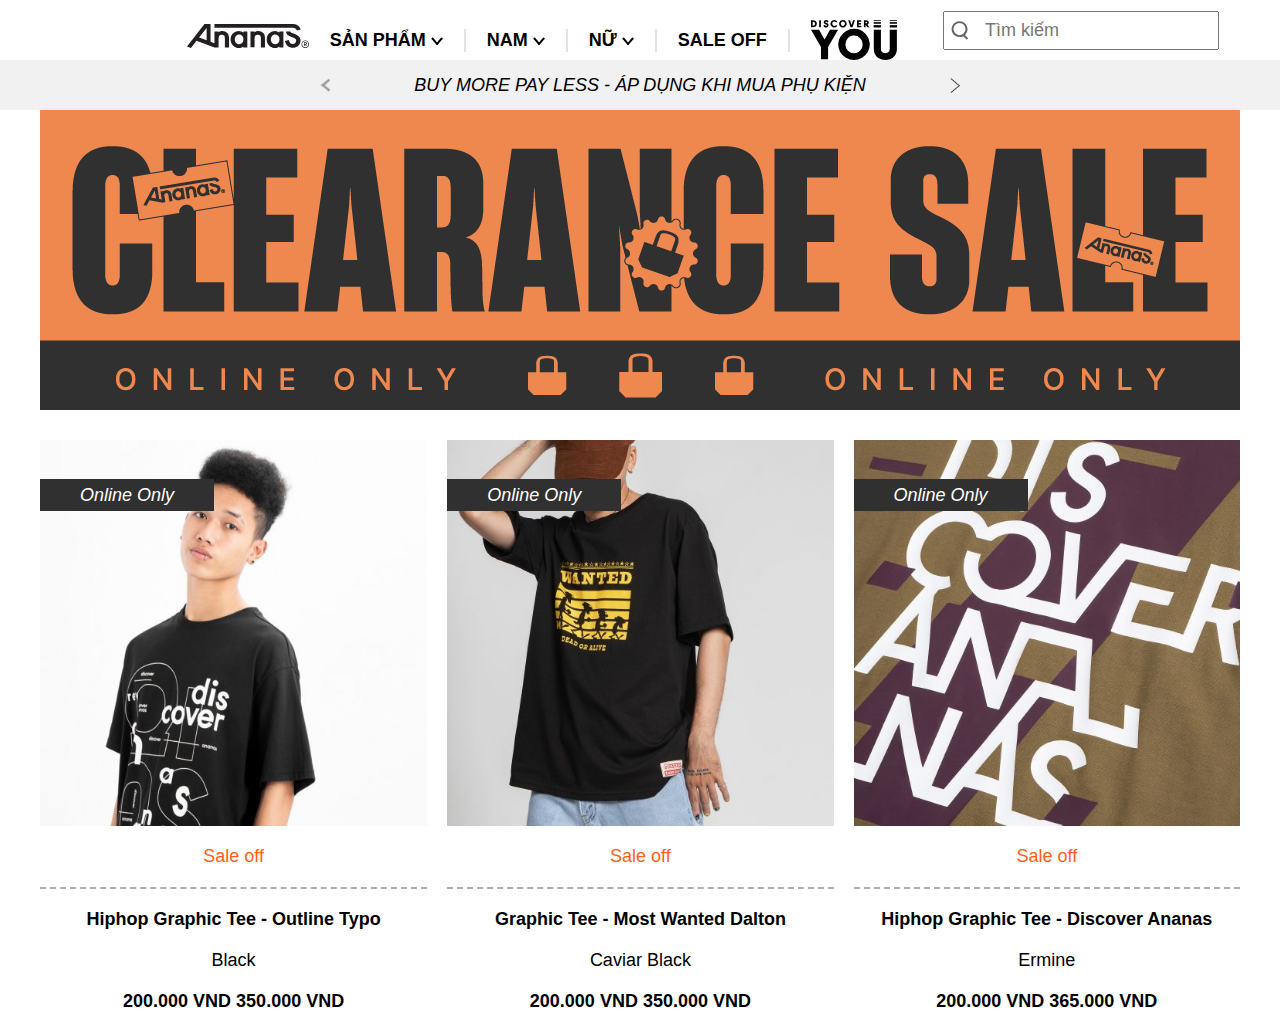
<file: De01/index.html>
<!DOCTYPE html>
<html lang="en">
<head>
    <meta charset="UTF-8">
    <meta name="viewport" content="width=device-width, initial-scale=1.0">
    <title>De01</title>
    <link rel="stylesheet" href="style.css">
</head>
<body>
    <div class="header container-fluid">
        <div class="row">
            <div class="navbar">
                <div class="navbar-icon">
                    <img src="img/ananas_logo.svg" alt="">
                </div>
                <div class="navbar-collapse">
                    <ul class="navbar-nav">
                        <li class="dropdown">
                            sản phẩm <img src="img/icon_down_black.png" alt="" class="caret">
                        </li>
                        <li class="line"></li>
                        <li class="dropdown">
                            nam <img src="img/icon_down_black.png" alt="" class="caret">
                        </li>
                        <li class="line"></li>
                        <li class="dropdown">
                            nữ <img src="img/icon_down_black.png" alt="" class="caret">
                        </li>
                        <li class="line"></li>
                        <li class="dropdown">sale off</li>
                        <li class="line"></li>
                        <li class="dropdown">
                            <img src="img/DiscoverYOU.svg" alt="">
                        </li>
                    </ul>
                    <form action="" class="navbar-search">
                        <div class="form-search">
                            <img src="img/icon_tim_kiem.svg" alt="" class="icon-search">
                            <input type="text" name="key" class="search" value placeholder="Tìm kiếm">
                        </div>
                    </form>
                </div>
            </div>
        </div>
        <div class="row">
            <div class="hot-news">
                <div class="hot-news-content">
                    <img src="img/icon_left.png" alt="" class="icon-previous">
                    <h1>buy more pay less - áp dụng khi mua phụ kiện</h1>
                    <img src="img/arr_right.png" alt="" class="icon-next">
                </div>
            </div>
        </div>
        <div class="banner-sale container-fluid">
            <img src="img/Desktop_ClearanceSale.jpg" alt="">
        </div>
        <div class="img-content container-fluid">
            <div class="row">
                <div class="item">
                    <div class="cont-item">Online Only</div>
                    <img src="img/AGT0006_1-501x500.jpg" alt="" class="back-content">
                    <!-- <div class="button">
                        <img src="img/heart.png" alt="">
                    </div> -->
                    <div class="caption">
                        <h3 class="type">Sale off</h3>
                        <h3 class="divider"></h3>
                        <h3 class="name">Hiphop Graphic Tee - Outline Typo</h3>
                        <h3 class="color">Black</h3>
                        <h3 class="price">
                            200.000 VND
                            <span class="price-real">350.000 VND</span>
                        </h3>
                    </div>
                </div>
                <div class="item">
                    <div class="cont-item">Online Only</div>
                    <img src="img/AGT0014_1-500x500.jpg" alt="" class="back-content">
                    <!-- <div class="button">
                        <img src="img/heart.png" alt="">
                    </div> -->
                    <div class="caption">
                        <h3 class="type">Sale off</h3>
                        <h3 class="divider"></h3>
                        <h3 class="name">Graphic Tee - Most Wanted Dalton</h3>
                        <h3 class="color">Caviar Black</h3>
                        <h3 class="price">
                            200.000 VND
                            <span class="price-real">350.000 VND</span>
                        </h3>
                    </div>
                </div>
                <div class="item">
                    <div class="cont-item">Online Only</div>
                    <img src="img/pro_AGT0003_2-500x500.jpg" alt="" class="back-content">
                    <!-- <div class="button">
                        <img src="img/heart.png" alt="">
                    </div> -->
                    <div class="caption">
                        <h3 class="type">Sale off</h3>
                        <h3 class="divider"></h3>
                        <h3 class="name">Hiphop Graphic Tee - Discover Ananas</h3>
                        <h3 class="color">Ermine</h3>
                        <h3 class="price">
                            200.000 VND
                            <span class="price-real">365.000 VND</span>
                        </h3>
                    </div>
                </div>
            </div>
        </div>
    </div>
</body>
</html>
</file>
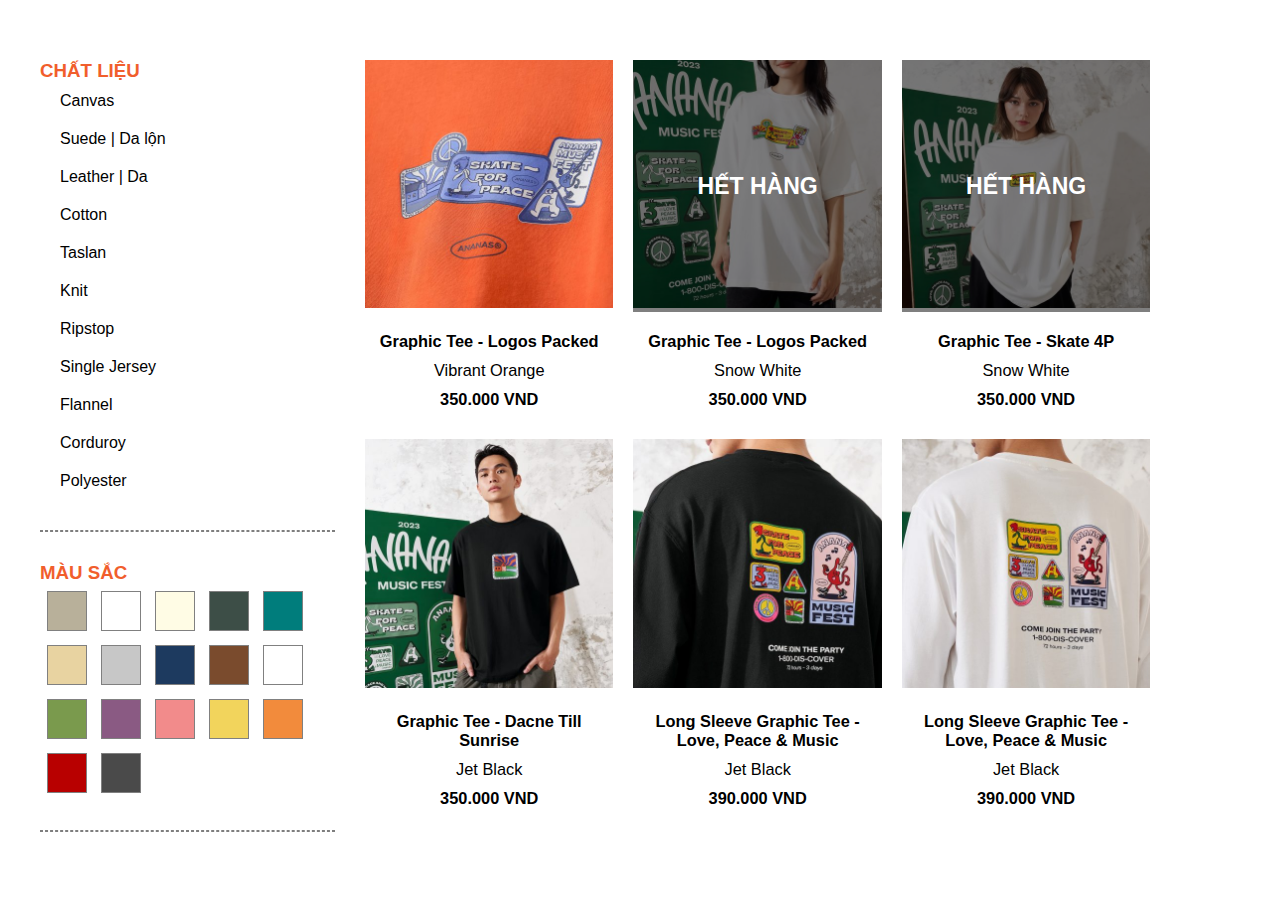
<file: De02/index.html>
<!DOCTYPE html>
<html lang="en">
<head>
    <meta charset="UTF-8">
    <meta name="viewport" content="width=device-width, initial-scale=1.0">
    <title>De02</title>
    <link rel="stylesheet" href="style.css">
</head>
<body>
    <div class="container-fluid">
        <div class="row">
            <div class="row-left">
                <div class="container">
                    <h3 class="material">
                        CHẤT LIỆU
                        <span class="caret"></span>
                    </h3>
                    <ul class="nav-tree">
                        <li>Canvas</li>
                        <li>Suede | Da lộn</li>
                        <li>Leather | Da</li>
                        <li>Cotton</li>
                        <li>Taslan</li>
                        <li>Knit</li>
                        <li>Ripstop</li>
                        <li>Single Jersey</li>
                        <li>Flannel</li>
                        <li>Corduroy</li>
                        <li>Polyester</li>
                    </ul>
                </div>
                <div class="divider"></div>
                <div class="container">
                    <h3 class="material">
                        MÀU SẮC
                        <span class="caret"></span>
                    </h3>
                    <ul class="nav-tree-color">
                        <li class="color-1"></li>
                        <li class="color-2"></li>
                        <li class="color-3"></li>
                        <li class="color-4"></li>
                        <li class="color-5"></li>
                        <li class="color-6"></li>
                        <li class="color-7"></li>
                        <li class="color-8"></li>
                        <li class="color-9"></li>
                        <li class="color-10"></li>
                        <li class="color-11"></li>
                        <li class="color-12"></li>
                        <li class="color-13"></li>
                        <li class="color-14"></li>
                        <li class="color-15"></li>
                        <li class="color-16"></li>
                        <li class="color-17"></li>
                    </ul>
                </div>
                <div class="divider"></div>
            </div>
            <div class="row-right">
                <div class="item">
                    <div class="thumbnail">
                        <div class="cont-item">
                            <img src="img/Pro_AGT0026_3-3-500x500.jpg" alt="">
                        </div>
                        <div class="caption">
                            <h3 class="name">Graphic Tee - Logos Packed</h3>
                            <h3 class="color">Vibrant Orange</h3>
                            <h3 class="price">350.000 VND</h3>
                        </div>
                    </div>
                </div>
                <div class="item">
                    <div class="thumbnail">
                        <div class="cont-item">
                            <div class="sold-out">HẾT HÀNG</div>
                            <div class="black-rect"></div>
                            <img src="img/Thumbnail-1-500x500.jpg" alt="">
                        </div>
                        <div class="caption">
                            <h3 class="name">Graphic Tee - Logos Packed</h3>
                            <h3 class="color">Snow White</h3>
                            <h3 class="price">350.000 VND</h3>
                        </div>
                    </div>
                </div>
                <div class="item">
                    <div class="thumbnail">
                        <div class="cont-item">
                            <div class="sold-out">HẾT HÀNG</div>
                            <div class="black-rect"></div>
                            <img src="img/Thumbnail-500x500.jpg" alt="">
                        </div>
                        <div class="caption">
                            <h3 class="name">Graphic Tee - Skate 4P</h3>
                            <h3 class="color">Snow White</h3>
                            <h3 class="price">350.000 VND</h3>
                        </div>
                    </div>
                </div>
                <div class="item">
                    <div class="thumbnail">
                        <div class="cont-item">
                            <img src="img/Thumbnail-2-500x500.jpg" alt="">
                        </div>
                        <div class="caption">
                            <h3 class="name">Graphic Tee - Dacne Till Sunrise</h3>
                            <h3 class="color">Jet Black</h3>
                            <h3 class="price">350.000 VND</h3>
                        </div>
                    </div>
                </div>
                <div class="item">
                    <div class="thumbnail">
                        <div class="cont-item">
                            <img src="img/Thumbnail-7-2-500x500.jpg" alt="">
                        </div>
                        <div class="caption">
                            <h3 class="name">Long Sleeve Graphic Tee - Love, Peace & Music</h3>
                            <h3 class="color">Jet Black</h3>
                            <h3 class="price">390.000 VND</h3>
                        </div>
                    </div>
                </div>
                <div class="item">
                    <div class="thumbnail">
                        <div class="cont-item">
                            <img src="img/Thumbnail-7-500x500.jpg" alt="">
                        </div>
                        <div class="caption">
                            <h3 class="name">Long Sleeve Graphic Tee - Love, Peace & Music</h3>
                            <h3 class="color">Jet Black</h3>
                            <h3 class="price">390.000 VND</h3>
                        </div>
                    </div>
                </div>
            </div>
        </div>
    </div>
</body>
</html>
</file>
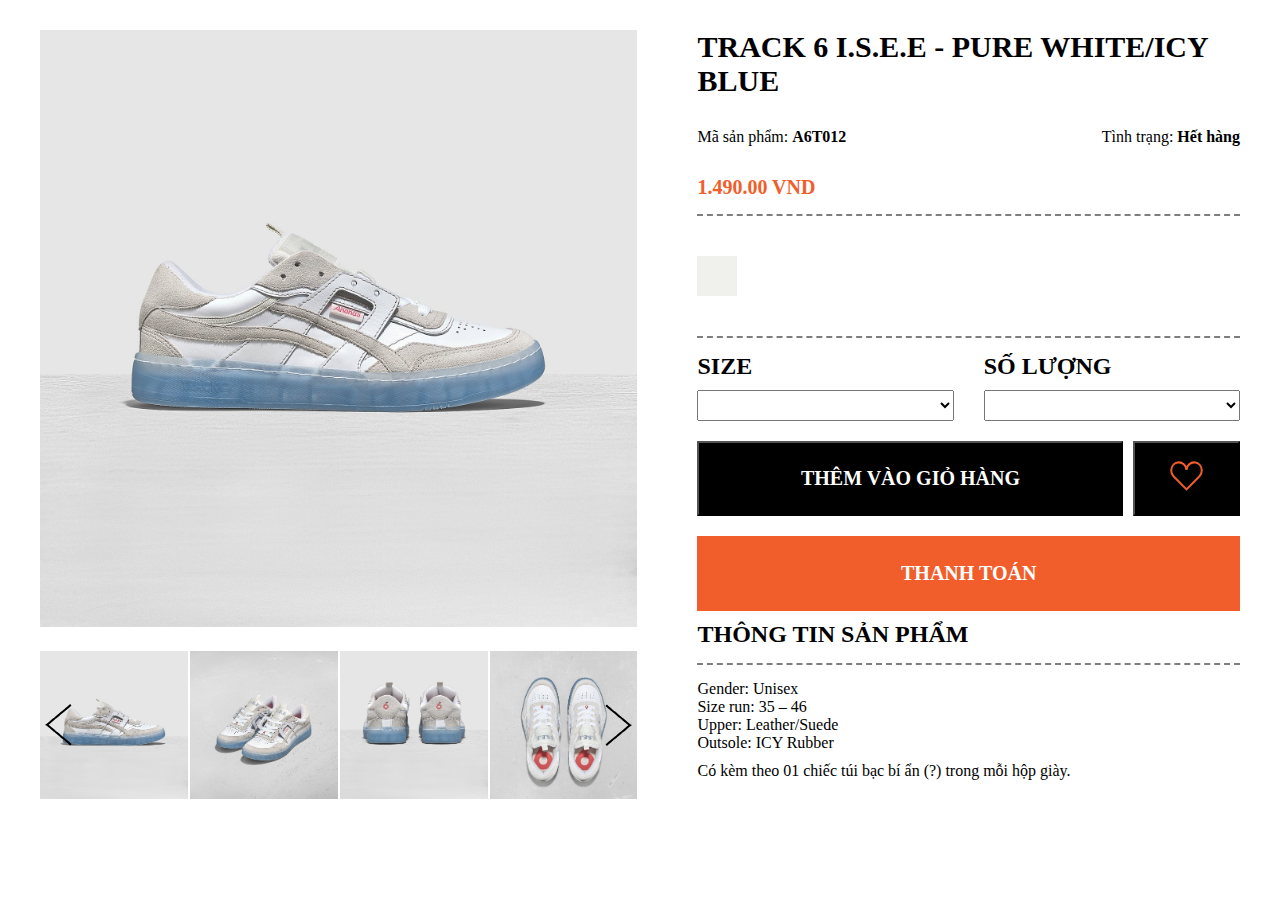
<file: De03/index.html>
<!DOCTYPE html>
<html lang="en">
<head>
    <meta charset="UTF-8">
    <meta name="viewport" content="width=device-width, initial-scale=1.0">
    <title>De03</title>
    <link rel="stylesheet" href="style.css">
</head>
<body>
    <div class="container">
        <div class="row-left">
            <div class="main-picture">
                <img src="img/Pro_A6T012_1.jpg" alt="">
            </div>
            <div class="slide-picture">
                <img src="img/Pro_A6T012_1.jpg" alt="">
                <img src="img/arr_left.png" alt="" class="roll-left">
                <img src="img/Pro_A6T012_2.jpg" alt="">
                <img src="img/Pro_A6T012_3.jpg" alt="">
                <img src="img/Pro_A6T012_4.jpg" alt="">
                <img src="img/arr_right.png" alt="" class="roll-right">
            </div>
        </div>
        <div class="row-right">
            <h1 class="title-item">Track 6 I.S.E.E - Pure White/Icy Blue</h1>
            <div class="in-row">
                <div class="about-item">
                    <span>Mã sản phẩm: </span>
                    <span class="parameter">A6T012</span>
                </div>
                <div class="about-item">
                    <span>Tình trạng: </span>
                    <span class="parameter">Hết hàng</span>
                </div>
            </div>
            <div class="price">1.490.00 VND</div>
            <div class="divider"></div>
            <div class="color-list">
                <div class="color1"></div>
            </div>
            <div class="divider"></div>
            <div class="row">
                <div class="choose-size">
                    <h2>SIZE</h2>
                    <select name="size" id="size">
                        <option value="" disabled selected></option>
                        <option value="35">35</option>
                        <option value="36">36</option>
                        <option value="37">37</option>
                        <option value="38">38</option>
                        <option value="39">39</option>
                        <option value="40">40</option>
                        <option value="41">41</option>
                        <option value="42">42</option>
                        <option value="43">43</option>
                        <option value="44">44</option>
                        <option value="45">45</option>
                        <option value="46">46</option>
                    </select>
                </div>
                <div class="choose-quantity">
                    <h2>SỐ LƯỢNG</h2>
                    <select name="quantity" id="quantity">
                        <option value="" disabled selected></option>
                        <option value="green">Xanh lá</option>
                        <option value="red">Đỏ</option>
                        <option value="blue">Xanh dương</option>
                        <option value="black">Đen</option>
                    </select>
                </div>
            </div>
            <div class="row-btn">
                <button class="add-cart">THÊM VÀO GIỎ HÀNG</button>
                <button class="like">
                    <img src="img/Heart_product_1.svg" alt="">
                </button>
            </div>
            <div class="pay">
                <button class="btn-pay">THANH TOÁN</button>
            </div>
            <div class="panel-group">
                <div class="panel-heading">
                    <h2>THÔNG TIN SẢN PHẨM</h2>
                </div>
                <div class="divider"></div>
                <div class="panel-body">
                    <p>Gender: Unisex</p>
                    <p>Size run: 35 – 46</p>
                    <p>Upper: Leather/Suede</p>
                    <p>Outsole: ICY Rubber</p>
                    <p class="endline"></p>
                    <p>Có kèm theo 01 chiếc túi bạc bí ẩn (?) trong mỗi hộp giày.</p>
                </div>
            </div>
        </div>
    </div>
</body>
</html>
</file>
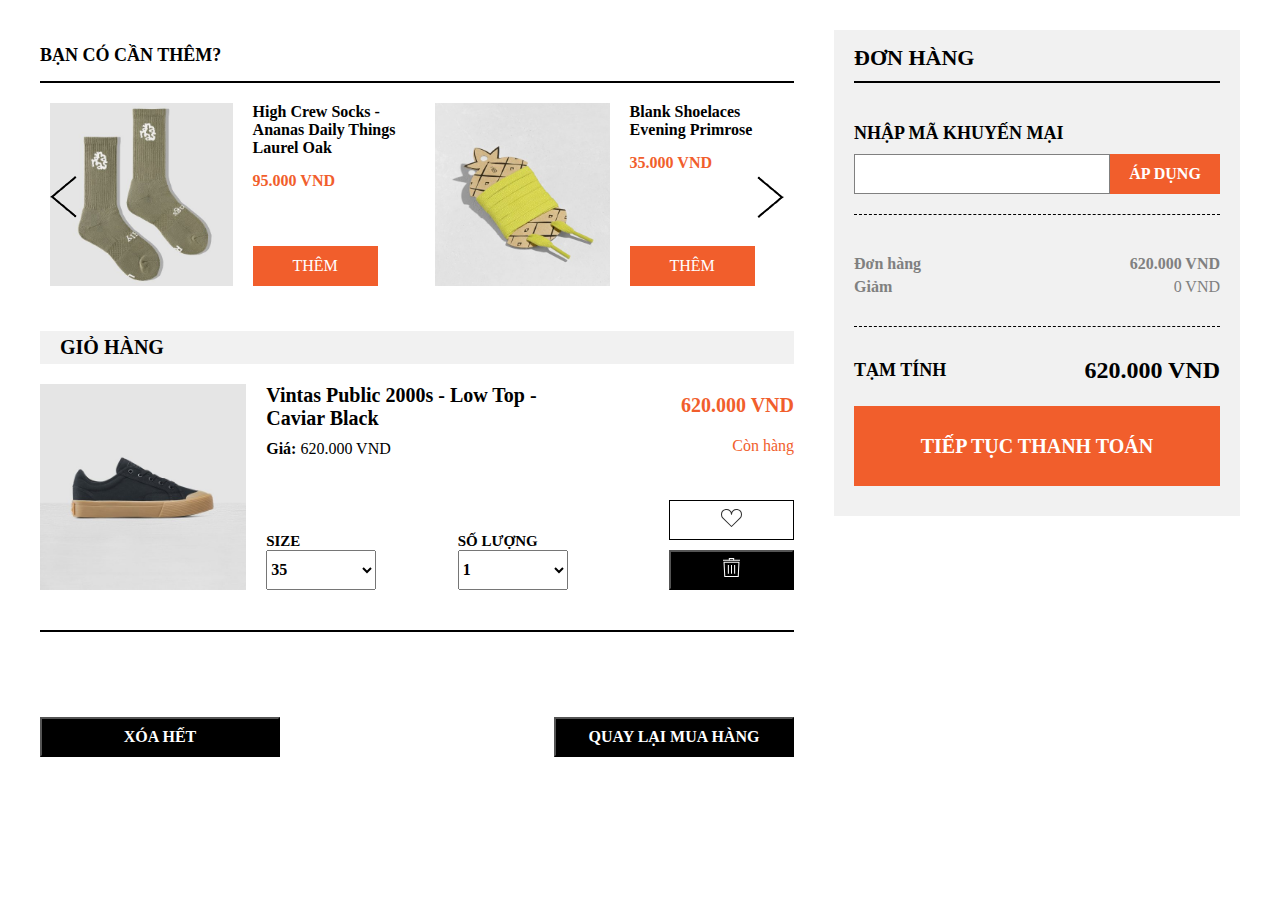
<file: De04/index.html>
<!DOCTYPE html>
<html lang="en">

<head>
    <meta charset="UTF-8">
    <meta name="viewport" content="width=device-width, initial-scale=1.0">
    <title>De04</title>
    <link rel="stylesheet" href="style.css">
</head>

<body>
    <div class="container">
        <div class="row-left">
            <div class="title-18">BẠN CÓ CẦN THÊM?</div>
            <div class="slide-item">
                <div class="item">
                    <img src="img/Pro_AHCS012_1-500x500.jpg" alt="">
                    <div class="info-item">
                        <p class="name">High Crew Socks - Ananas Daily Things</p>
                        <p class="color">Laurel Oak</p>
                        <p class="price">95.000 VND</p>
                        <button class="btn-add">THÊM</button>
                    </div>
                </div>
                <img src="img/arr_left.png" alt="" class="roll-left">
                <div class="item">
                    <img src="img/pro_ALB016_1_Fix-500x500.jpeg" alt="">
                    <div class="info-item">
                        <p class="name">Blank Shoelaces Evening Primrose</p>
                        <p class="price">35.000 VND</p>
                        <button class="btn-add">THÊM</button>
                    </div>
                </div>
                <img src="img/arr_right.png" alt="" class="roll-right">
            </div>
            <div class="cart">
                <h2 class="title-cart">GIỎ HÀNG</h2>
                <div class="item-main">
                    <img src="img/Pro_AV00209_1-500x500.jpg" alt="" class="img-item">
                    <div class="info-item-main">
                        <p class="name">Vintas Public 2000s - Low Top - Caviar Black</p>
                        <div class="price">
                            <span class="sale-off">
                                <strong>Giá: </strong>
                                620.000 VND
                            </span>
                        </div>
                        <div class="row-bottom">
                            <div class="choose-size">
                                <h2>SIZE</h2>
                                <select name="size" id="size">
                                    <option value="" disabled selected>35</option>
                                    <option value="35">35</option>
                                    <option value="36">36</option>
                                    <option value="37">37</option>
                                    <option value="38">38</option>
                                    <option value="39">39</option>
                                    <option value="40">40</option>
                                    <option value="41">41</option>
                                    <option value="42">42</option>
                                    <option value="43">43</option>
                                    <option value="44">44</option>
                                    <option value="45">45</option>
                                    <option value="46">46</option>
                                </select>
                            </div>
                            <div class="choose-quantity">
                                <h2>SỐ LƯỢNG</h2>
                                <select name="quantity" id="quantity">
                                    <option value="" disabled selected>1</option>
                                    <option value="1">1</option>
                                    <option value="2">2</option>
                                    <option value="3">3</option>
                                    <option value="4">4</option>
                                    <option value="5">5</option>
                                </select>
                            </div>
                        </div>
                    </div>
                    <div class="total-price">
                        <div class="price">620.000 VND</div>
                        <div class="status">Còn hàng</div>
                        <div class="button">
                            <div class="btn-like">
                                <button class="like">
                                    <img src="img/Heart.svg" alt="">
                                </button>
                            </div>
                            <div class="btn-delete">
                                <button class="delete">
                                    <img src="img/Trash_bin.svg" alt="">
                                </button>
                            </div>
                        </div>
                    </div>
                </div>
            </div>
            <div class="divider"></div>
            <div class="row-btn">
                <button class="delete-all">Xóa hết</button>
                <button class="back">Quay lại mua hàng</button>
            </div>
        </div>
        <div class="row-right">
            <ul class="list-group">
                <li class="title-right">ĐƠN HÀNG</li>
                <li class="title1">NHẬP MÃ KHUYẾN MẠI</li>
                <li class="text-box">
                    <div class="input-group">
                        <input type="text">
                        <button>ÁP DỤNG</button>
                    </div>
                </li>
                <div class="divider"></div>
                <li class="text1">
                    <span class="title-text1">Đơn hàng</span>
                    <span class="cont-text1">620.000 VND</span>
                </li>
                <li class="text2">
                    <span class="title-text2">Giảm</span>
                    <span class="cont-text2">0 VND</span>
                </li>
                <div class="divider"></div>
                <li class="price">
                    <span class="title-text3">TẠM TÍNH</span>
                    <span class="cont-text3">620.000 VND</span>
                </li>
                <li class="pay">
                    <button class="pay">TIẾP TỤC THANH TOÁN</button>
                </li>
            </ul>
        </div>
    </div>
</body>

</html>
</file>
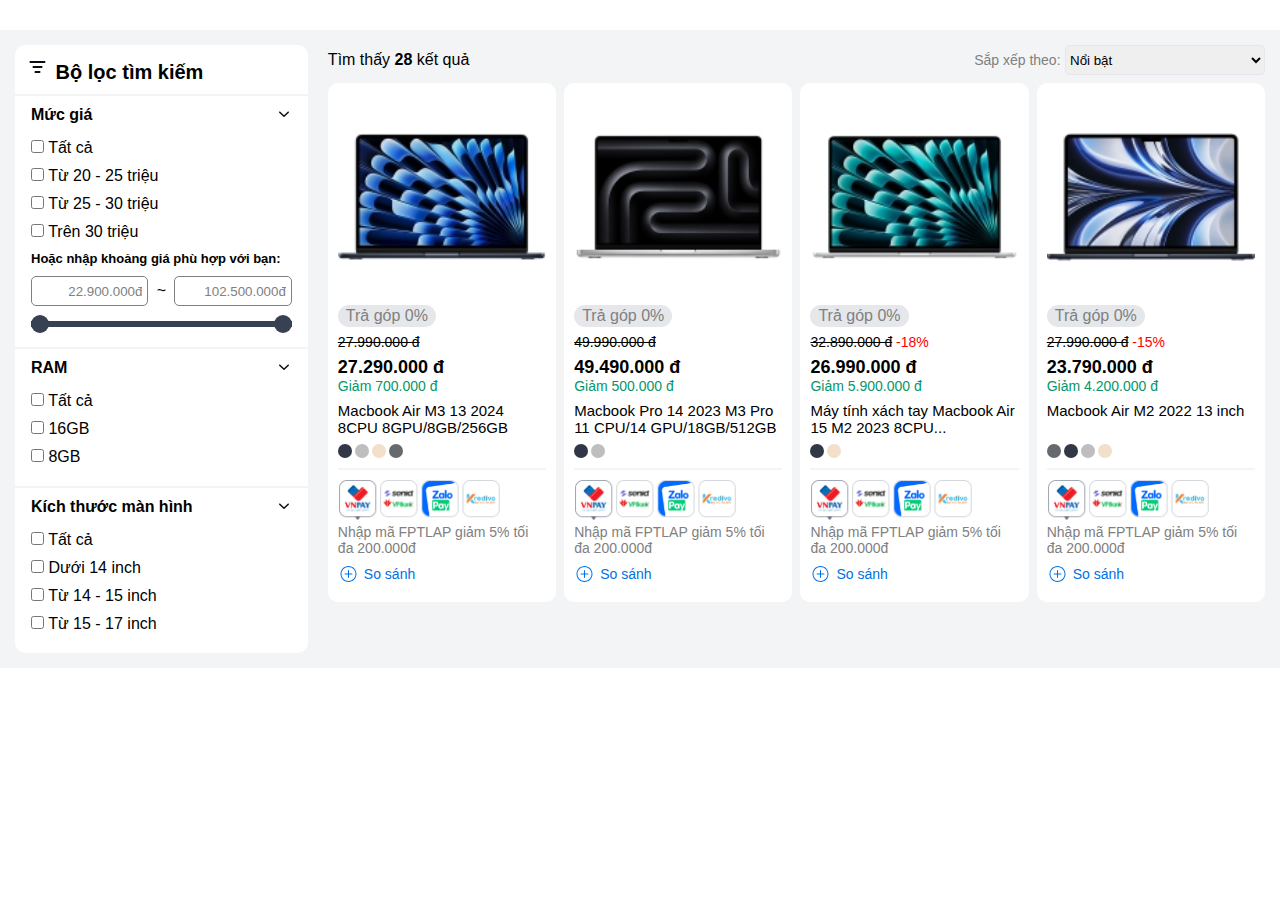
<file: De07/index.html>
<!DOCTYPE html>
<html lang="en">

<head>
    <meta charset="UTF-8">
    <meta name="viewport" content="width=device-width, initial-scale=1.0">
    <title>De07</title>
    <link rel="stylesheet" href="style.css">
</head>

<body>
    <div class="container-fluid">
        <div class="row-left">
            <div class="header">
                <span class="filter">
                    <svg class="mr-1" width="25" height="24" viewBox="0 0 25 24" fill="none"
                        xmlns="http://www.w3.org/2000/svg">
                        <path
                            d="M10.5 16H14.5C15.0523 16 15.5 16.4477 15.5 17C15.5 17.5128 15.114 17.9355 14.6166 17.9933L14.5 18H10.5C9.94772 18 9.5 17.5523 9.5 17C9.5 16.4872 9.88604 16.0645 10.3834 16.0067L10.5 16H14.5H10.5ZM8.5 11H16.5C17.0523 11 17.5 11.4477 17.5 12C17.5 12.5128 17.114 12.9355 16.6166 12.9933L16.5 13H8.5C7.94772 13 7.5 12.5523 7.5 12C7.5 11.4872 7.88604 11.0645 8.38338 11.0067L8.5 11H16.5H8.5ZM5.5 6H19.5C20.0523 6 20.5 6.44772 20.5 7C20.5 7.51284 20.114 7.93551 19.6166 7.99327L19.5 8H5.5C4.94772 8 4.5 7.55228 4.5 7C4.5 6.48716 4.88604 6.06449 5.38338 6.00673L5.5 6H19.5H5.5Z"
                            fill="#090D14"></path>
                    </svg>
                    Bộ lọc tìm kiếm
                </span>
            </div>
            <div class="divider"></div>
            <div class="choose-price choose">
                <div class="accordion-active">
                    <span>Mức giá</span>
                    <svg width="16" height="16" viewBox="0 0 16 16" fill="none" xmlns="http://www.w3.org/2000/svg">
                        <path
                            d="M3.20041 5.73966C3.48226 5.43613 3.95681 5.41856 4.26034 5.70041L8 9.22652L11.7397 5.70041C12.0432 5.41856 12.5177 5.43613 12.7996 5.73966C13.0815 6.0432 13.0639 6.51775 12.7603 6.7996L8.51034 10.7996C8.22258 11.0668 7.77743 11.0668 7.48967 10.7996L3.23966 6.7996C2.93613 6.51775 2.91856 6.0432 3.20041 5.73966Z"
                            fill="#090D14"></path>
                    </svg>
                </div>
                <div class="accordion-collapse">
                    <ul class="flex-col">
                        <li>
                            <input type="checkbox" name="price-range"> Tất cả
                        </li>
                        <li>
                            <input type="checkbox" name="price-range"> Từ 20 - 25 triệu
                        </li>
                        <li>
                            <input type="checkbox" name="price-range"> Từ 25 - 30 triệu
                        </li>
                        <li>
                            <input type="checkbox" name="price-range"> Trên 30 triệu
                        </li>
                    </ul>
                </div>
                <p class="title-price-range">Hoặc nhập khoảng giá phù hợp với bạn:</p>
                <div class="text-price-range">
                    <input type="text" class="range-min" value="22.900.000đ"> 
                    ~
                    <input type="text" class="range-max" value="102.500.000đ">
                </div>
                <div class="range-slider">
                    <input type="range" id="range1" min="0" max="100" value="0" oninput="slideOne()" />
                    <input type="range" id="range2" min="0" max="100" value="100" oninput="slideTwo()" />
                    <div class="slider-track"></div>
                    <div class="slider-range"></div>
                </div>
                <script>
                    let sliderOne = document.getElementById("range1");
                    let sliderTwo = document.getElementById("range2");
                    let sliderTrack = document.querySelector(".slider-track");
                    let sliderRange = document.querySelector(".slider-range");
                    function slideOne() {
                        if (parseInt(sliderTwo.value) - parseInt(sliderOne.value) <= 0) {
                            sliderOne.value = sliderTwo.value;
                        }
                        fillColor();
                    }
                    function slideTwo() {
                        if (parseInt(sliderTwo.value) - parseInt(sliderOne.value) <= 0) {
                            sliderTwo.value = sliderOne.value;
                        }
                        fillColor();
                    }
                    function fillColor() {
                        let percent1 = (sliderOne.value / sliderOne.max) * 100;
                        let percent2 = (sliderTwo.value / sliderTwo.max) * 100;
                        sliderRange.style.left = percent1 + "%";
                        sliderRange.style.width = (percent2 - percent1) + "%";
                    }
                    fillColor();
                </script>
            </div>
            <div class="divider"></div>
            <div class="choose-ram choose">
                <div class="accordion-active">
                    <span>RAM</span>
                    <svg width="16" height="16" viewBox="0 0 16 16" fill="none" xmlns="http://www.w3.org/2000/svg">
                        <path
                            d="M3.20041 5.73966C3.48226 5.43613 3.95681 5.41856 4.26034 5.70041L8 9.22652L11.7397 5.70041C12.0432 5.41856 12.5177 5.43613 12.7996 5.73966C13.0815 6.0432 13.0639 6.51775 12.7603 6.7996L8.51034 10.7996C8.22258 11.0668 7.77743 11.0668 7.48967 10.7996L3.23966 6.7996C2.93613 6.51775 2.91856 6.0432 3.20041 5.73966Z"
                            fill="#090D14"></path>
                    </svg>
                </div>
                <div class="accordion-collapse">
                    <ul class="flex-col">
                        <li>
                            <input type="checkbox" name="val-ram"> Tất cả
                        </li>
                        <li>
                            <input type="checkbox" name="val-ram"> 16GB
                        </li>
                        <li>
                            <input type="checkbox" name="val-ram"> 8GB
                        </li>
                    </ul>
                </div>  
            </div>
            <div class="divider"></div>
            <div class="choose-size-screen choose">
                <div class="accordion-active">
                    <span>Kích thước màn hình</span>
                    <svg width="16" height="16" viewBox="0 0 16 16" fill="none" xmlns="http://www.w3.org/2000/svg">
                        <path
                            d="M3.20041 5.73966C3.48226 5.43613 3.95681 5.41856 4.26034 5.70041L8 9.22652L11.7397 5.70041C12.0432 5.41856 12.5177 5.43613 12.7996 5.73966C13.0815 6.0432 13.0639 6.51775 12.7603 6.7996L8.51034 10.7996C8.22258 11.0668 7.77743 11.0668 7.48967 10.7996L3.23966 6.7996C2.93613 6.51775 2.91856 6.0432 3.20041 5.73966Z"
                            fill="#090D14"></path>
                    </svg>
                </div>
                <div class="accordion-collapse">
                    <ul class="flex-col">
                        <li>
                            <input type="checkbox" name="val-screen"> Tất cả
                        </li>
                        <li>
                            <input type="checkbox" name="val-screen"> Dưới 14 inch
                        </li>
                        <li>
                            <input type="checkbox" name="val-screen"> Từ 14 - 15 inch
                        </li>
                        <li>
                            <input type="checkbox" name="val-screen"> Từ 15 - 17 inch
                        </li>
                    </ul>
                </div>
            </div>
        </div>
        <div class="row-right">
            <div class="header-right">
                <p class="result">Tìm thấy <strong>28</strong> kết quả</p>
                <div class="sort">
                    <span>Sắp xếp theo:</span>
                    <select name="sort" id="sort">
                        <option value="default">Nổi bật</option>
                        <option value="price-asc">Giá thấp nhất</option>
                        <option value="price-desc">Giá cao nhất</option>
                        <option value="zero">Trả góp 0%</option>
                    </select>
                </div>
            </div>
            <div class="all-item">
                <div class="item">
                    <img src="img/mac1.jpg" alt="" class="img-item">
                    <div class="line-tg">Trả góp 0%</div>
                    <div class="real-price">
                        <span class="value">27.990.000 đ</span>
                        <!-- <span class="discount">-14%</span> -->
                    </div>
                    <p class="price">27.290.000 đ</p>
                    <p class="price-discount">Giảm 700.000 đ</p>
                    <p class="name">Macbook Air M3 13 2024 8CPU 8GPU/8GB/256GB</p>
                    <ul class="color-wrap">
                        <li class="color-gray-black"></li>
                        <li class="color-gray-white"></li>
                        <li class="color-gold"></li>
                        <li class="color-gray"></li>
                    </ul>
                    <div class="divider"></div>
                    <div class="icon-back">
                        <img src="img/icon.png" alt="">
                    </div>
                    <p class="text1">Nhập mã FPTLAP giảm 5% tối đa 200.000đ</p>
                    <div class="compare">
                        <svg width="21" height="20" viewBox="0 0 21 20" fill="none" xmlns="http://www.w3.org/2000/svg"><path d="M6.5 10C6.5 9.72386 6.72386 9.5 7 9.5H10V6.5C10 6.22386 10.2239 6 10.5 6C10.7761 6 11 6.22386 11 6.5V9.5H14C14.2761 9.5 14.5 9.72386 14.5 10C14.5 10.2761 14.2761 10.5 14 10.5H11V13.5C11 13.7761 10.7761 14 10.5 14C10.2239 14 10 13.7761 10 13.5V10.5H7C6.72386 10.5 6.5 10.2761 6.5 10ZM10.5 18C14.9183 18 18.5 14.4183 18.5 10C18.5 5.58172 14.9183 2 10.5 2C6.08172 2 2.5 5.58172 2.5 10C2.5 14.4183 6.08172 18 10.5 18ZM10.5 17C6.63401 17 3.5 13.866 3.5 10C3.5 6.13401 6.63401 3 10.5 3C14.366 3 17.5 6.13401 17.5 10C17.5 13.866 14.366 17 10.5 17Z" fill="#0071e3"></path></svg>
                        <span>So sánh</span>
                    </div>
                </div>
                <div class="item">
                    <img src="img/mac2.jpg" alt="" class="img-item">
                    <div class="line-tg">Trả góp 0%</div>
                    <div class="real-price">
                        <span class="value">49.990.000 đ</span>
                        <!-- <span class="discount">-14%</span> -->
                    </div>
                    <p class="price">49.490.000 đ</p>
                    <p class="price-discount">Giảm 500.000 đ</p>
                    <p class="name">Macbook Pro 14 2023 M3 Pro 11 CPU/14 GPU/18GB/512GB</p>
                    <ul class="color-wrap">
                        <li class="color-gray-black"></li>
                        <li class="color-gray-white"></li>
                    </ul>
                    <div class="divider"></div>
                    <div class="icon-back">
                        <img src="img/icon.png" alt="">
                    </div>
                    <p class="text1">Nhập mã FPTLAP giảm 5% tối đa 200.000đ</p>
                    <div class="compare">
                        <svg width="21" height="20" viewBox="0 0 21 20" fill="none" xmlns="http://www.w3.org/2000/svg"><path d="M6.5 10C6.5 9.72386 6.72386 9.5 7 9.5H10V6.5C10 6.22386 10.2239 6 10.5 6C10.7761 6 11 6.22386 11 6.5V9.5H14C14.2761 9.5 14.5 9.72386 14.5 10C14.5 10.2761 14.2761 10.5 14 10.5H11V13.5C11 13.7761 10.7761 14 10.5 14C10.2239 14 10 13.7761 10 13.5V10.5H7C6.72386 10.5 6.5 10.2761 6.5 10ZM10.5 18C14.9183 18 18.5 14.4183 18.5 10C18.5 5.58172 14.9183 2 10.5 2C6.08172 2 2.5 5.58172 2.5 10C2.5 14.4183 6.08172 18 10.5 18ZM10.5 17C6.63401 17 3.5 13.866 3.5 10C3.5 6.13401 6.63401 3 10.5 3C14.366 3 17.5 6.13401 17.5 10C17.5 13.866 14.366 17 10.5 17Z" fill="#0071e3"></path></svg>
                        <span>So sánh</span>
                    </div>
                </div>
                <div class="item">
                    <img src="img/mac3.jpg" alt="" class="img-item">
                    <div class="line-tg">Trả góp 0%</div>
                    <div class="real-price">
                        <span class="value">32.890.000 đ</span>
                        <span class="discount">-18%</span>
                    </div>
                    <p class="price">26.990.000 đ</p>
                    <p class="price-discount">Giảm 5.900.000 đ</p>
                    <p class="name">Máy tính xách tay Macbook Air 15 M2 2023 8CPU...</p>
                    <ul class="color-wrap">
                        <li class="color-gray-black"></li>
                        <li class="color-gold"></li>
                    </ul>
                    <div class="divider"></div>
                    <div class="icon-back">
                        <img src="img/icon.png" alt="">
                    </div>
                    <p class="text1">Nhập mã FPTLAP giảm 5% tối đa 200.000đ</p>
                    <div class="compare">
                        <svg width="21" height="20" viewBox="0 0 21 20" fill="none" xmlns="http://www.w3.org/2000/svg"><path d="M6.5 10C6.5 9.72386 6.72386 9.5 7 9.5H10V6.5C10 6.22386 10.2239 6 10.5 6C10.7761 6 11 6.22386 11 6.5V9.5H14C14.2761 9.5 14.5 9.72386 14.5 10C14.5 10.2761 14.2761 10.5 14 10.5H11V13.5C11 13.7761 10.7761 14 10.5 14C10.2239 14 10 13.7761 10 13.5V10.5H7C6.72386 10.5 6.5 10.2761 6.5 10ZM10.5 18C14.9183 18 18.5 14.4183 18.5 10C18.5 5.58172 14.9183 2 10.5 2C6.08172 2 2.5 5.58172 2.5 10C2.5 14.4183 6.08172 18 10.5 18ZM10.5 17C6.63401 17 3.5 13.866 3.5 10C3.5 6.13401 6.63401 3 10.5 3C14.366 3 17.5 6.13401 17.5 10C17.5 13.866 14.366 17 10.5 17Z" fill="#0071e3"></path></svg>
                        <span>So sánh</span>
                    </div>
                </div>
                <div class="item">
                    <img src="img/mac4.jpg" alt="" class="img-item">
                    <div class="line-tg">Trả góp 0%</div>
                    <div class="real-price">
                        <span class="value">27.990.000 đ</span>
                        <span class="discount">-15%</span>
                    </div>
                    <p class="price">23.790.000 đ</p>
                    <p class="price-discount">Giảm 4.200.000 đ</p>
                    <p class="name">Macbook Air M2 2022 13 inch</p>
                    <ul class="color-wrap">
                        <li class="color-gray"></li>
                        <li class="color-gray-black"></li>
                        <li class="color-gray-white"></li>
                        <li class="color-gold"></li>
                    </ul>
                    <div class="divider"></div>
                    <div class="icon-back">
                        <img src="img/icon.png" alt="">
                    </div>
                    <p class="text1">Nhập mã FPTLAP giảm 5% tối đa 200.000đ</p>
                    <div class="compare">
                        <svg width="21" height="20" viewBox="0 0 21 20" fill="none" xmlns="http://www.w3.org/2000/svg"><path d="M6.5 10C6.5 9.72386 6.72386 9.5 7 9.5H10V6.5C10 6.22386 10.2239 6 10.5 6C10.7761 6 11 6.22386 11 6.5V9.5H14C14.2761 9.5 14.5 9.72386 14.5 10C14.5 10.2761 14.2761 10.5 14 10.5H11V13.5C11 13.7761 10.7761 14 10.5 14C10.2239 14 10 13.7761 10 13.5V10.5H7C6.72386 10.5 6.5 10.2761 6.5 10ZM10.5 18C14.9183 18 18.5 14.4183 18.5 10C18.5 5.58172 14.9183 2 10.5 2C6.08172 2 2.5 5.58172 2.5 10C2.5 14.4183 6.08172 18 10.5 18ZM10.5 17C6.63401 17 3.5 13.866 3.5 10C3.5 6.13401 6.63401 3 10.5 3C14.366 3 17.5 6.13401 17.5 10C17.5 13.866 14.366 17 10.5 17Z" fill="#0071e3"></path></svg>
                        <span>So sánh</span>
                    </div>
                </div>
            </div>
        </div>
    </div>
</body>

</html>
</file>
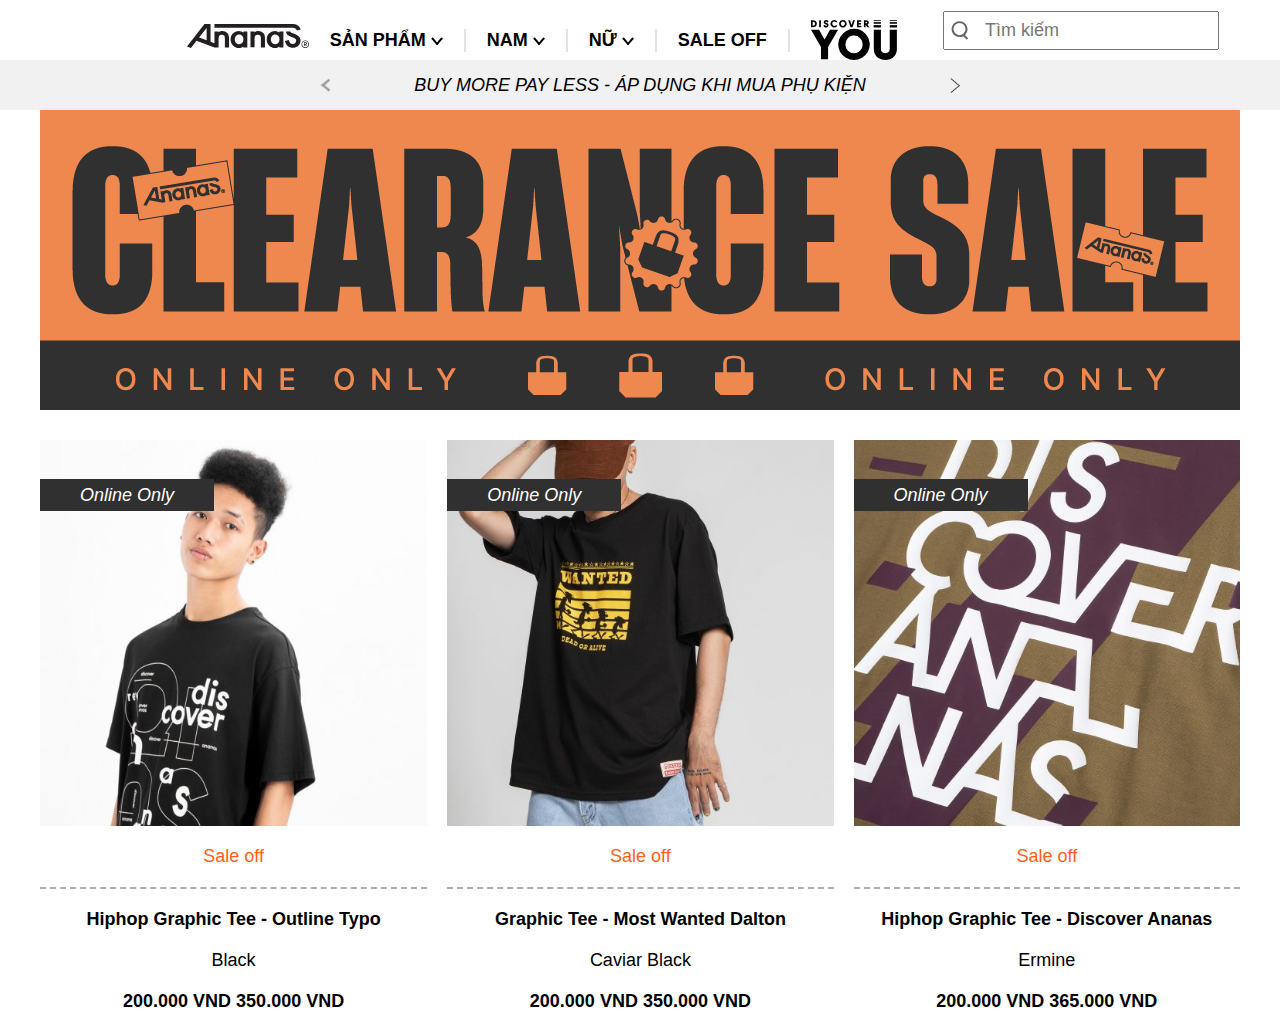
<file: De1/index.html>
<!DOCTYPE html>
<html lang="en">
<head>
    <meta charset="UTF-8">
    <meta name="viewport" content="width=device-width, initial-scale=1.0">
    <title>De1</title>
    <link rel="stylesheet" href="style.css">
</head>
<body>
    <div class="header container-fluid">
        <div class="row">
            <div class="navbar">
                <div class="navbar-icon">
                    <img src="img/ananas_logo.svg" alt="">
                </div>
                <div class="navbar-collapse">
                    <ul class="navbar-nav">
                        <li class="dropdown">
                            sản phẩm <img src="img/icon_down_black.png" alt="" class="caret">
                        </li>
                        <li class="line"></li>
                        <li class="dropdown">
                            nam <img src="img/icon_down_black.png" alt="" class="caret">
                        </li>
                        <li class="line"></li>
                        <li class="dropdown">
                            nữ <img src="img/icon_down_black.png" alt="" class="caret">
                        </li>
                        <li class="line"></li>
                        <li class="dropdown">sale off</li>
                        <li class="line"></li>
                        <li class="dropdown">
                            <img src="img/DiscoverYOU.svg" alt="">
                        </li>
                    </ul>
                    <form action="" class="navbar-search">
                        <div class="form-search">
                            <img src="img/icon_tim_kiem.svg" alt="" class="icon-search">
                            <input type="text" name="key" class="search" value placeholder="Tìm kiếm">
                        </div>
                    </form>
                </div>
            </div>
        </div>
        <div class="row">
            <div class="hot-news">
                <div class="hot-news-content">
                    <img src="img/icon_left.png" alt="" class="icon-previous">
                    <h1>buy more pay less - áp dụng khi mua phụ kiện</h1>
                    <img src="img/arr_right.png" alt="" class="icon-next">
                </div>
            </div>
        </div>
        <div class="banner-sale container-fluid">
            <img src="img/Desktop_ClearanceSale.jpg" alt="">
        </div>
        <div class="img-content container-fluid">
            <div class="row">
                <div class="item">
                    <div class="cont-item">Online Only</div>
                    <img src="img/AGT0006_1-501x500.jpg" alt="" class="back-content">
                    <!-- <div class="button">
                        <img src="img/heart.png" alt="">
                    </div> -->
                    <div class="caption">
                        <h3 class="type">Sale off</h3>
                        <h3 class="divider"></h3>
                        <h3 class="name">Hiphop Graphic Tee - Outline Typo</h3>
                        <h3 class="color">Black</h3>
                        <h3 class="price">
                            200.000 VND
                            <span class="price-real">350.000 VND</span>
                        </h3>
                    </div>
                </div>
                <div class="item">
                    <div class="cont-item">Online Only</div>
                    <img src="img/AGT0014_1-500x500.jpg" alt="" class="back-content">
                    <!-- <div class="button">
                        <img src="img/heart.png" alt="">
                    </div> -->
                    <div class="caption">
                        <h3 class="type">Sale off</h3>
                        <h3 class="divider"></h3>
                        <h3 class="name">Graphic Tee - Most Wanted Dalton</h3>
                        <h3 class="color">Caviar Black</h3>
                        <h3 class="price">
                            200.000 VND
                            <span class="price-real">350.000 VND</span>
                        </h3>
                    </div>
                </div>
                <div class="item">
                    <div class="cont-item">Online Only</div>
                    <img src="img/pro_AGT0003_2-500x500.jpg" alt="" class="back-content">
                    <!-- <div class="button">
                        <img src="img/heart.png" alt="">
                    </div> -->
                    <div class="caption">
                        <h3 class="type">Sale off</h3>
                        <h3 class="divider"></h3>
                        <h3 class="name">Hiphop Graphic Tee - Discover Ananas</h3>
                        <h3 class="color">Ermine</h3>
                        <h3 class="price">
                            200.000 VND
                            <span class="price-real">365.000 VND</span>
                        </h3>
                    </div>
                </div>
            </div>
        </div>
    </div>
</body>
</html>
</file>
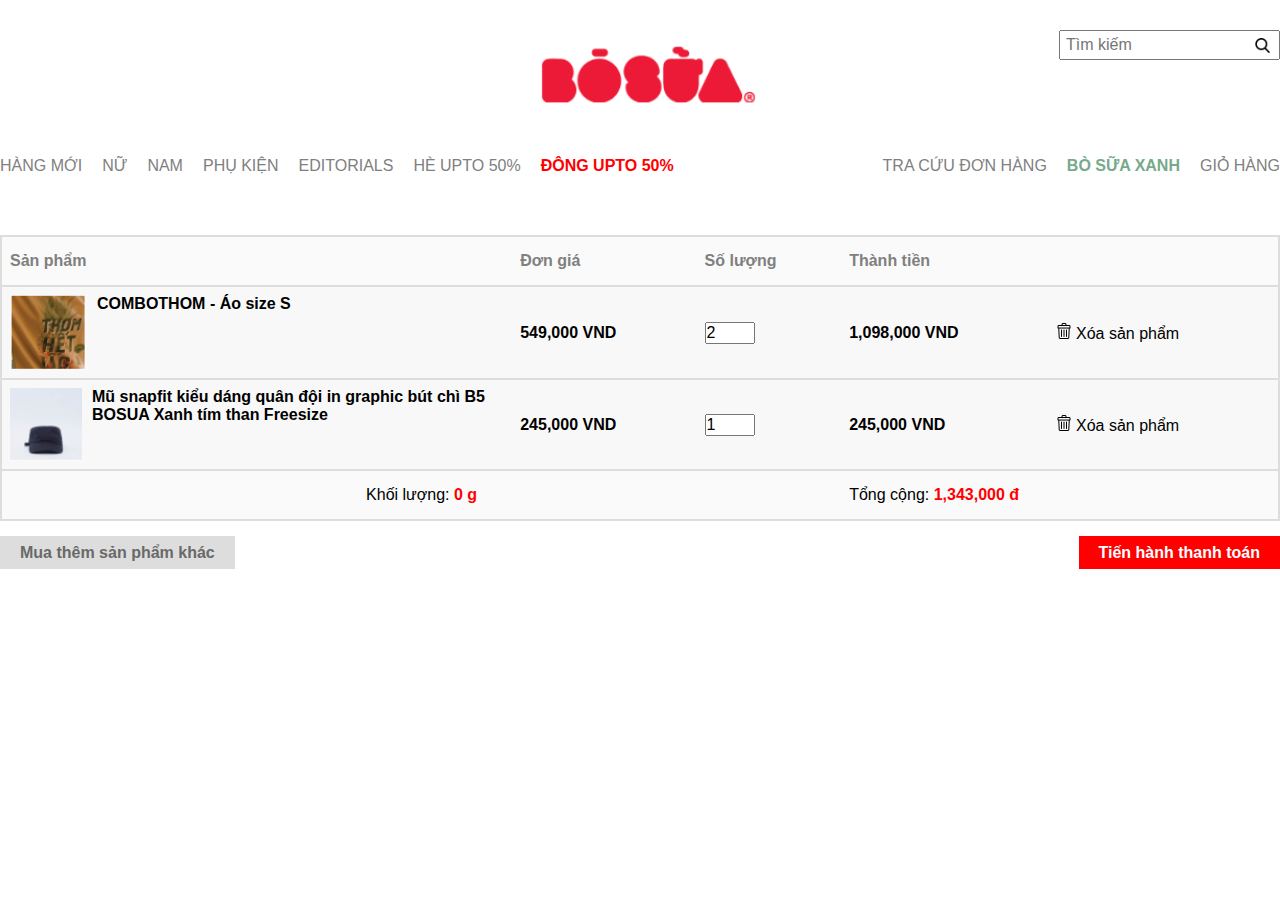
<file: De10/index.html>
<!DOCTYPE html>
<html lang="en">
<head>
    <meta charset="UTF-8">
    <meta name="viewport" content="width=device-width, initial-scale=1.0">
    <title>De10</title>
    <link rel="stylesheet" href="style.css">
</head>
<body>
    <div class="container-fluid">
        <div class="logo">
            <img src="img/logo.png" alt="">
        </div>
        <div class="search">
            <input type="text" placeholder="Tìm kiếm">
            <img src="img/search.png" alt="">
        </div>
        <div class="navbar">
            <ul class="list1">
                <li>HÀNG MỚI</li>
                <li>NỮ</li>
                <li>NAM</li>
                <li>PHỤ KIỆN</li>
                <li>EDITORIALS</li>
                <li>HÈ UPTO 50%</li>
                <li class="highlight-here">ĐÔNG UPTO 50%</li>
            </ul>
            <ul class="list2">
                <li>TRA CỨU ĐƠN HÀNG</li>
                <li class="highlight-here">BÒ SỮA XANH</li>
                <li>GIỎ HÀNG</li>
            </ul>
        </div>
        <div class="box-item">
            <div class="container">
                <table>
                    <thead>
                        <tr>
                            <th class="first-column">Sản phẩm</th>
                            <th>Đơn giá</th>
                            <th>Số lượng</th>
                            <th>Thành tiền</th>
                            <th></th>
                        </tr>
                    </thead>
                    <tbody>
                        <tr>
                            <td class="first-column"><img src="img/item1.png" alt=""></div> COMBOTHOM - Áo size S</td>
                            <td>549,000 VND</td>
                            <td><input type="number" value="2"></td>
                            <td>1,098,000 VND</td>
                            <td><img src="img/delete.png" alt=""> Xóa sản phẩm</td>
                        </tr>
                        <tr>
                            <td class="first-column"><img src="img/item2.png" alt=""></div> Mũ snapfit kiểu dáng quân đội in graphic bút chì B5 BOSUA Xanh tím than Freesize</td>
                            <td>245,000 VND</td>
                            <td><input type="number" value="1"></td>
                            <td>245,000 VND</td>
                            <td><img src="img/delete.png" alt=""> Xóa sản phẩm</td>
                        </tr>
                    </tbody>
                    <tfoot>
                        <tr>
                            <td colspan="3">Khối lượng: <strong>0 g</strong></td>
                            <td colspan="2">Tổng cộng: <strong>1,343,000 đ</strong></td>
                        </tr>
                    </tfoot>
                </table>
            </div>
        </div>
        <div class="button-foot">
            <button class="buy-other">Mua thêm sản phẩm khác</button>
            <button class="pay-to-win">Tiến hành thanh toán</button>
        </div>
    </div>
</body>
</html>
</file>
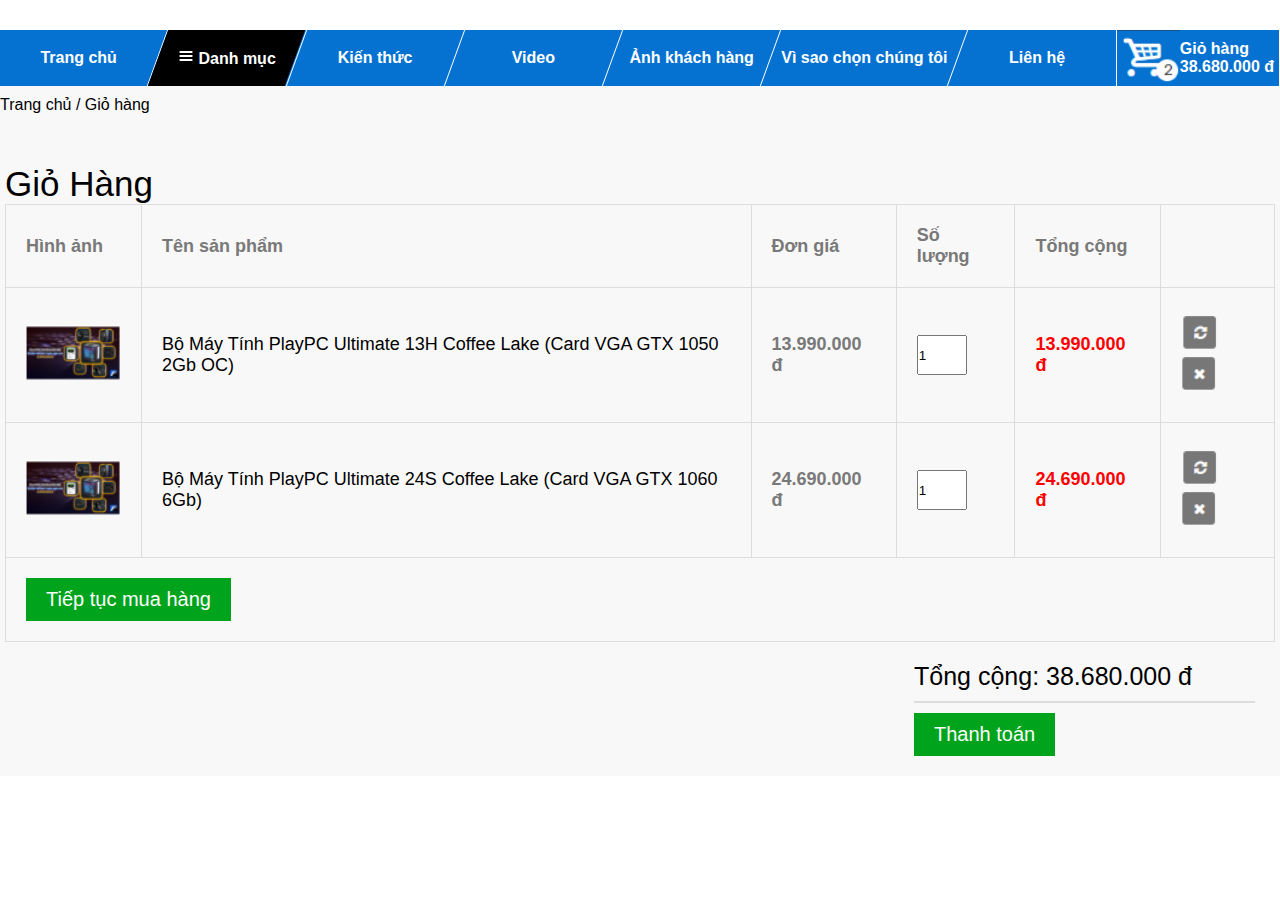
<file: De11/index.html>
<!DOCTYPE html>
<html lang="en">
<head>
    <meta charset="UTF-8">
    <meta name="viewport" content="width=device-width, initial-scale=1.0">
    <title>De11</title>
    <link rel="stylesheet" href="style.css">
</head>
<body>
    <div class="container-fluid">
        <div class="navbar">
            <ul>
                <li>Trang chủ</li>
                <div class="divider"></div>
                <li class="highlight-here">
                    <span>
                        <img src="img/burger-bar.png" alt="">
                        Danh mục
                    </span>
                </li>
                <div class="divider"></div>
                <li>Kiến thức</li>
                <div class="divider"></div>
                <li>Video</li>
                <div class="divider"></div>
                <li>Ảnh khách hàng</li>
                <div class="divider"></div>
                <li>Vì sao chọn chúng tôi</li>
                <div class="divider"></div>
                <li>Liên hệ</li>
                <li class="cart">
                    <img src="img/cart.png" alt="">
                    <div class="text-cart">
                        <p>Giỏ hàng</p>
                        <p>38.680.000 đ</p>
                    </div>
                </li>
            </ul>
        </div>
        <div class="header-path">
            <span>Trang chủ / </span>
            <span>Giỏ hàng</span>
        </div>
        <div class="container-cart">
            <h2 class="title-cart">Giỏ Hàng</h2>
            <table class="list-item">
                <thead>
                    <tr>
                        <th>Hình ảnh</th>
                        <th>Tên sản phẩm</th>
                        <th>Đơn giá</th>
                        <th>Số lượng</th>
                        <th>Tổng cộng</th>
                        <th></th>
                    </tr>
                </thead>
                <tbody>
                    <tr>
                        <td class="img-item"><img src="img/item.png" alt=""></td>
                        <td class="name">Bộ Máy Tính PlayPC Ultimate 13H Coffee Lake (Card VGA GTX 1050 2Gb OC)</td>
                        <td class="price">13.990.000 đ</td>
                        <td class="quantity"><input type="num" value="1"></td>
                        <td class="total">13.990.000 đ</td>
                        <td class="edit">
                            <img src="img/reload.png" alt="">
                            <img src="img/cancel.png" alt="">
                        </td>
                    </tr>
                    <tr>
                        <td class="img-item"><img src="img/item.png" alt=""></td>
                        <td class="name">Bộ Máy Tính PlayPC Ultimate 24S Coffee Lake (Card VGA GTX 1060 6Gb)</td>
                        <td class="price">24.690.000 đ</td>
                        <td class="quantity"><input type="num" value="1"></td>
                        <td class="total">24.690.000 đ</td>
                        <td class="edit">
                            <img src="img/reload.png" alt="">
                            <img src="img/cancel.png" alt="">
                        </td>
                    </tr>
                </tbody>
                <tfoot>
                    <tr>
                        <td colspan="6">
                            <button class="conti-buy">Tiếp tục mua hàng</button>
                        </td>
                    </tr>
                </tfoot>
            </table>
            <div class="total-price">
                <p>Tổng cộng: 38.680.000 đ</p>
                <div class="divider"></div>
                <button class="btn-pay">Thanh toán</button>
            </div>
        </div>
    </div>
</body>
</html>
</file>
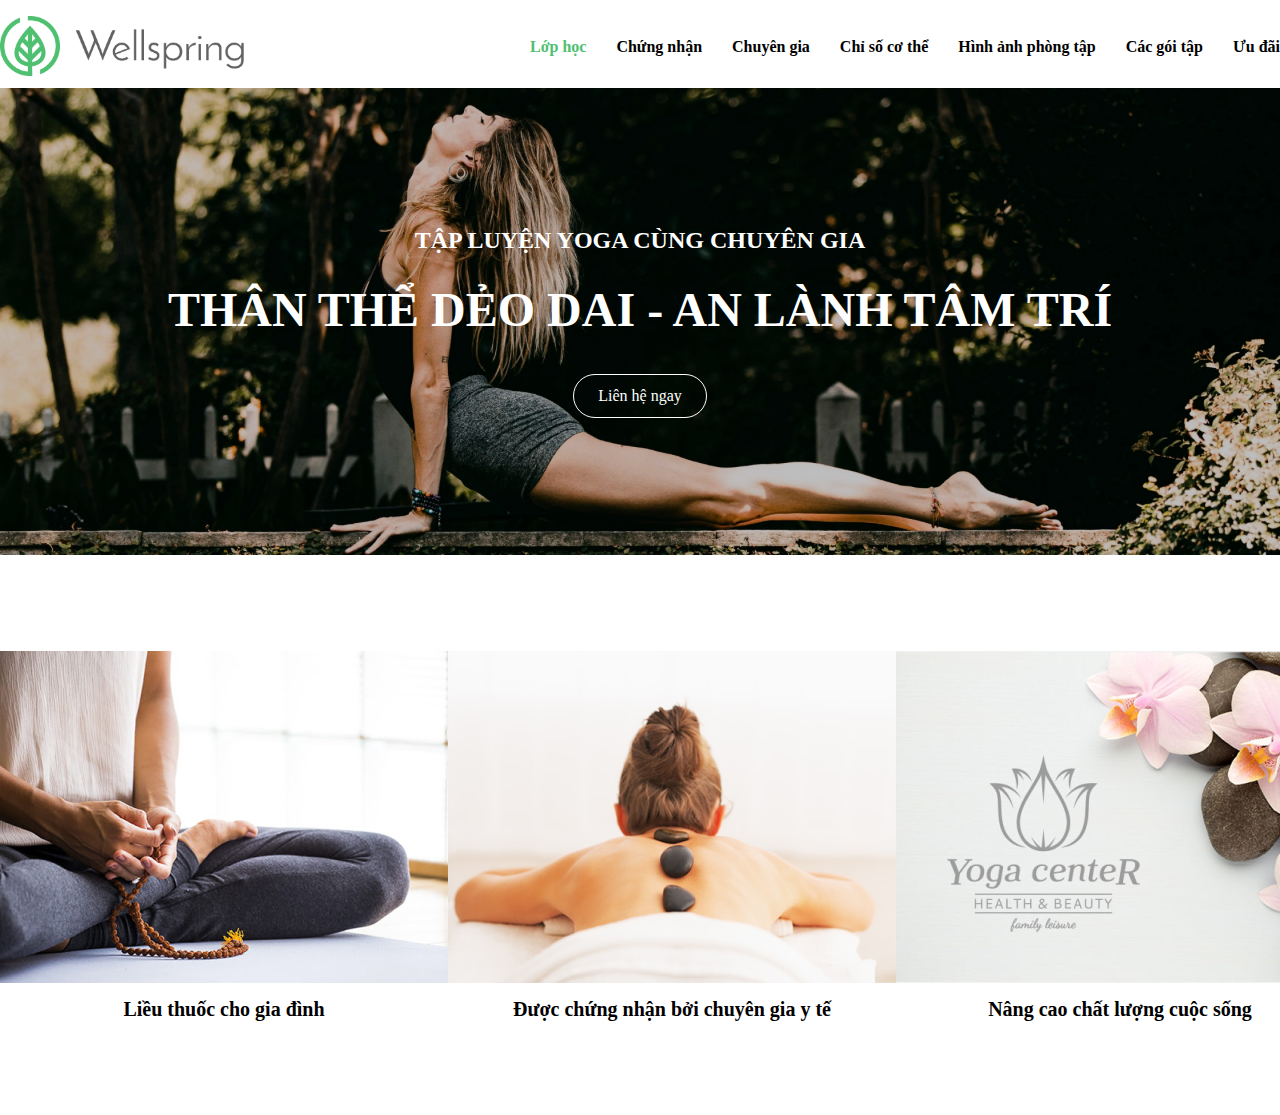
<file: De13/index.html>
<!DOCTYPE html>
<html lang="en">
<head>
    <meta charset="UTF-8">
    <meta name="viewport" content="width=device-width, initial-scale=1.0">
    <title>De13</title>
    <link rel="stylesheet" href="style.css">
</head>
<body>
    <div class="container-fluid">
        <div id="navbar1">
            <div class="container">
                <div class="logo1">
                    <img src="img/logo.png" alt="">
                </div>
                <div class="menu1">
                    <ul>
                        <li class="classe">Lớp học</li>
                        <li>Chứng nhận</li>
                        <li>Chuyên gia</li>
                        <li>Chỉ số cơ thể</li>
                        <li>Hình ảnh phòng tập</li>
                        <li>Các gói tập</li>
                        <li>Ưu đãi</li>
                    </ul>
                </div>
            </div>
        </div>
        <div id="banner1">
            <div class="container1">
                <img src="img/background.png" alt="">
                <div class="content_contact">
                    <div class="comment24">
                        Tập luyện yoga cùng chuyên gia
                    </div>
                    <div class="title48">
                        Thân thể dẻo dai - an lành tâm trí
                    </div>
                    <div class="btn_contact">
                        <button>Liên hệ ngay</button>
                    </div>
                </div>
            </div>
        </div>
        <div id="content_services">
            <div class="container">
                <div class="rentagle83">
                    <img src="img/Rectangle 83.png" alt="">
                    <div class="content20">
                        Liều thuốc cho gia đình
                    </div>
                </div>
                <div class="rentagle84">
                    <img src="img/Rectangle 84.png" alt="">
                    <div class="content20">
                        Được chứng nhận bởi chuyên gia y tế
                    </div>
                </div>
                <div class="rentagle85">
                    <img src="img/Rectangle 85.png" alt="">
                    <div class="content20">
                        Nâng cao chất lượng cuộc sống
                    </div>
                </div>
            </div>
        </div>
    </div>
</body>
</html>
</file>
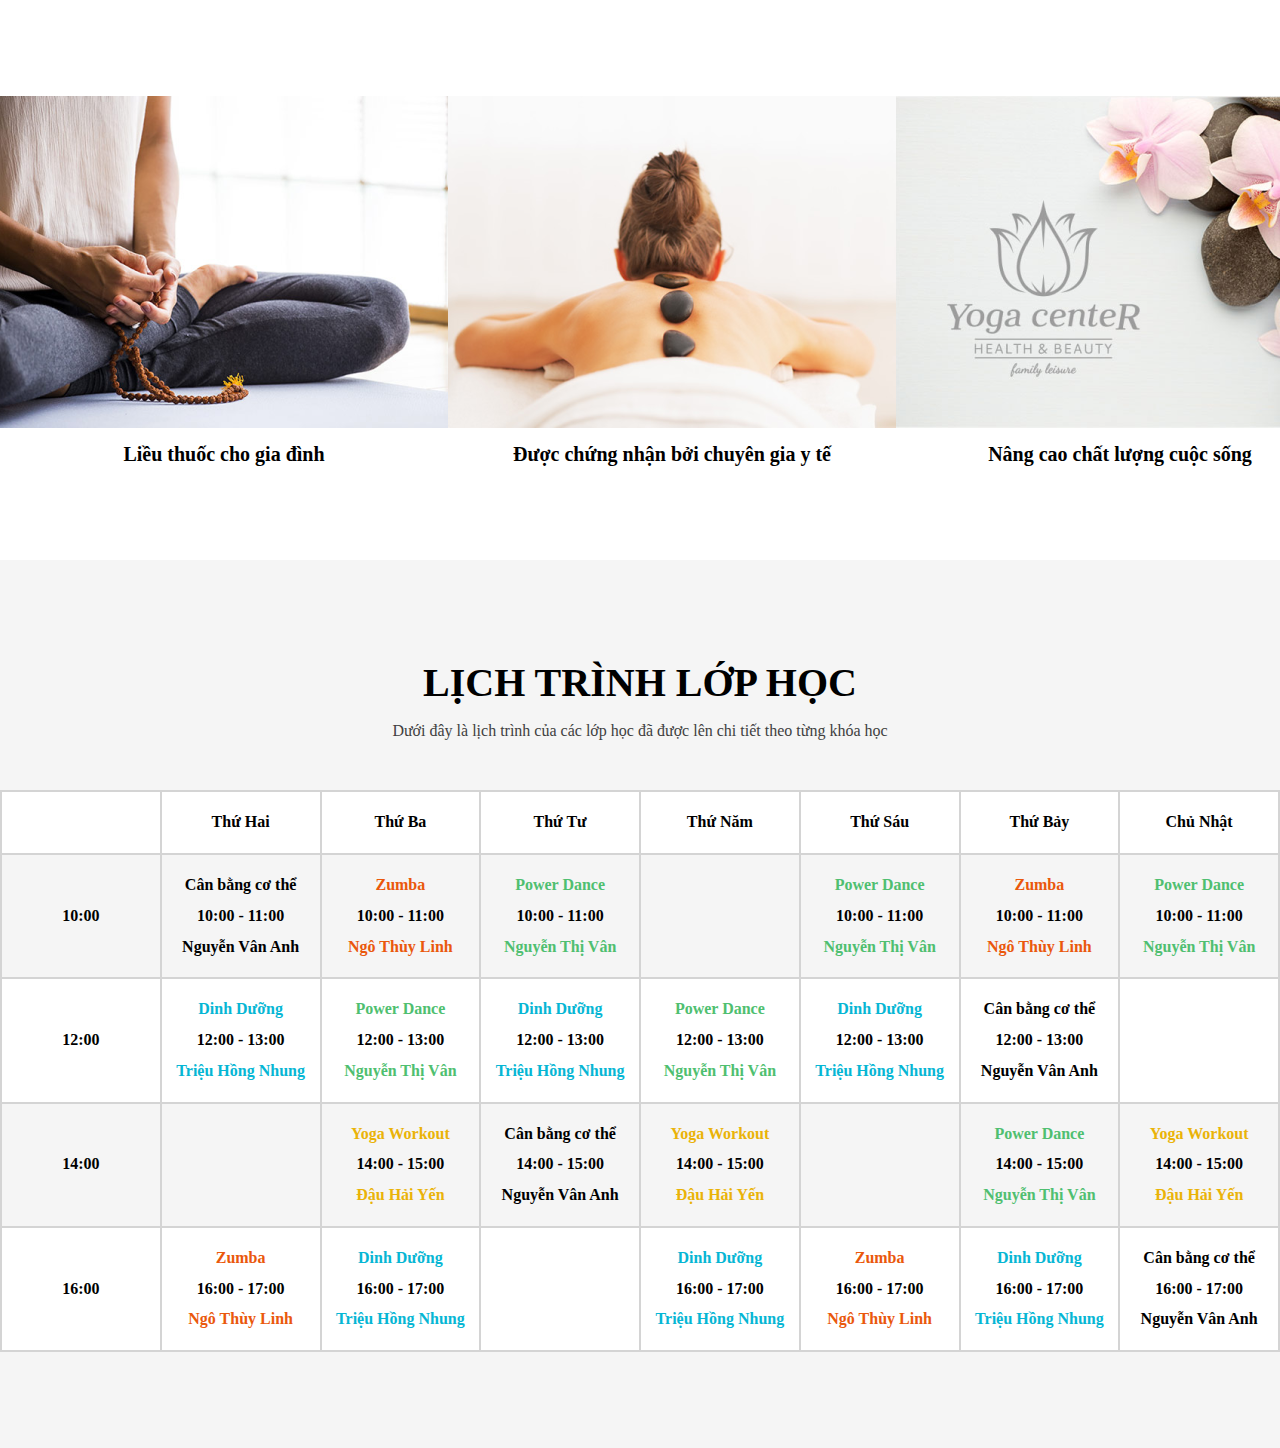
<file: De14/index.html>
<!DOCTYPE html>
<html lang="en">

<head>
    <meta charset="UTF-8">
    <meta name="viewport" content="width=device-width, initial-scale=1.0">
    <title>De14</title>
    <link rel="stylesheet" href="style.css">
</head>

<body>
    <div class="container-fluid">
        <div id="content_services">
            <div class="container">
                <div class="rentagle83">
                    <img src="img/Rectangle 83.png" alt="">
                    <div class="content20">
                        Liều thuốc cho gia đình
                    </div>
                </div>
                <div class="rentagle84">
                    <img src="img/Rectangle 84.png" alt="">
                    <div class="content20">
                        Được chứng nhận bởi chuyên gia y tế
                    </div>
                </div>
                <div class="rentagle85">
                    <img src="img/Rectangle 85.png" alt="">
                    <div class="content20">
                        Nâng cao chất lượng cuộc sống
                    </div>
                </div>
            </div>
        </div>
        <div id="content1">
            <div class="container">
                <div class="label1">
                    Lịch trình lớp học
                </div>
                <div class="label2">
                    Dưới đây là lịch trình của các lớp học đã được lên chi tiết theo từng khóa học
                </div>
                <div class="table1">
                    <table>
                        <tr>
                            <td></td>
                            <td>Thứ Hai</td>
                            <td>Thứ Ba</td>
                            <td>Thứ Tư</td>
                            <td>Thứ Năm</td>
                            <td>Thứ Sáu</td>
                            <td>Thứ Bảy</td>
                            <td>Chủ Nhật</td>
                        </tr>
                        <tr>
                            <td>10:00</td>
                            <td>
                                Cân bằng cơ thể <br>
                                10:00 - 11:00 <br>
                                Nguyễn Vân Anh
                            </td>
                            <td>
                                <span class="color_zum">Zumba</span> <br>
                                10:00 - 11:00 <br>
                                <span class="color_zum">Ngô Thùy Linh</span>
                            </td>
                            <td>
                                <span class="color_power_dance">Power Dance</span> <br>
                                10:00 - 11:00 <br>
                                <span class="color_power_dance">Nguyễn Thị Vân</span>
                            </td>
                            <td></td>
                            <td>
                                <span class="color_power_dance">Power Dance</span> <br>
                                10:00 - 11:00 <br>
                                <span class="color_power_dance">Nguyễn Thị Vân</span>
                            </td>
                            <td>
                                <span class="color_zum">Zumba</span> <br>
                                10:00 - 11:00 <br>
                                <span class="color_zum">Ngô Thùy Linh</span>
                            </td>
                            <td>
                                <span class="color_power_dance">Power Dance</span> <br>
                                10:00 - 11:00 <br>
                                <span class="color_power_dance">Nguyễn Thị Vân</span>
                            </td>
                        </tr>
                        <tr>
                            <td>12:00</td>
                            <td>
                                <span class="color_nutrition">Dinh Dưỡng</span> <br>
                                12:00 - 13:00 <br>
                                <span class="color_nutrition">Triệu Hồng Nhung</span>
                            </td>
                            <td>
                                <span class="color_power_dance">Power Dance</span> <br>
                                12:00 - 13:00 <br>
                                <span class="color_power_dance">Nguyễn Thị Vân</span>
                            </td>
                            <td>
                                <span class="color_nutrition">Dinh Dưỡng</span> <br>
                                12:00 - 13:00 <br>
                                <span class="color_nutrition">Triệu Hồng Nhung</span>
                            </td>
                            <td>
                                <span class="color_power_dance">Power Dance</span> <br>
                                12:00 - 13:00 <br>
                                <span class="color_power_dance">Nguyễn Thị Vân</span>
                            </td>
                            <td>
                                <span class="color_nutrition">Dinh Dưỡng</span> <br>
                                12:00 - 13:00 <br>
                                <span class="color_nutrition">Triệu Hồng Nhung</span>
                            </td>
                            <td>
                                Cân bằng cơ thể <br>
                                12:00 - 13:00 <br>
                                Nguyễn Vân Anh
                            </td>
                            <td></td>
                        </tr>
                        <tr>
                            <td>14:00</td>
                            <td></td>
                            <td>
                                <span class="color_yoga">Yoga Workout</span> <br>
                                14:00 - 15:00 <br>
                                <span class="color_yoga">Đậu Hải Yến</span>
                            </td>
                            <td>
                                Cân bằng cơ thể <br>
                                14:00 - 15:00 <br>
                                Nguyễn Vân Anh
                            </td>
                            <td>
                                <span class="color_yoga">Yoga Workout</span> <br>
                                14:00 - 15:00 <br>
                                <span class="color_yoga">Đậu Hải Yến</span>
                            </td>
                            <td></td>
                            <td>
                                <span class="color_power_dance">Power Dance</span> <br>
                                14:00 - 15:00 <br>
                                <span class="color_power_dance">Nguyễn Thị Vân</span>
                            </td>
                            <td>
                                <span class="color_yoga">Yoga Workout</span> <br>
                                14:00 - 15:00 <br>
                                <span class="color_yoga">Đậu Hải Yến</span>
                            </td>
                        </tr>
                        <tr>
                            <td>16:00</td>
                            <td>
                                <span class="color_zum">Zumba</span> <br>
                                16:00 - 17:00 <br>
                                <span class="color_zum">Ngô Thùy Linh</span>
                            </td>
                            <td>
                                <span class="color_nutrition">Dinh Dưỡng</span> <br>
                                16:00 - 17:00 <br>
                                <span class="color_nutrition">Triệu Hồng Nhung</span>
                            </td>
                            <td></td>
                            <td>
                                <span class="color_nutrition">Dinh Dưỡng</span> <br>
                                16:00 - 17:00 <br>
                                <span class="color_nutrition">Triệu Hồng Nhung</span>
                            </td>
                            <td>
                                <span class="color_zum">Zumba</span> <br>
                                16:00 - 17:00 <br>
                                <span class="color_zum">Ngô Thùy Linh</span>
                            </td>
                            <td>
                                <span class="color_nutrition">Dinh Dưỡng</span> <br>
                                16:00 - 17:00 <br>
                                <span class="color_nutrition">Triệu Hồng Nhung</span>
                            </td>
                            <td>
                                Cân bằng cơ thể <br>
                                16:00 - 17:00 <br>
                                Nguyễn Vân Anh
                            </td>
                        </tr>
                    </table>
                </div>
            </div>
        </div>
</body>

</html>
</file>
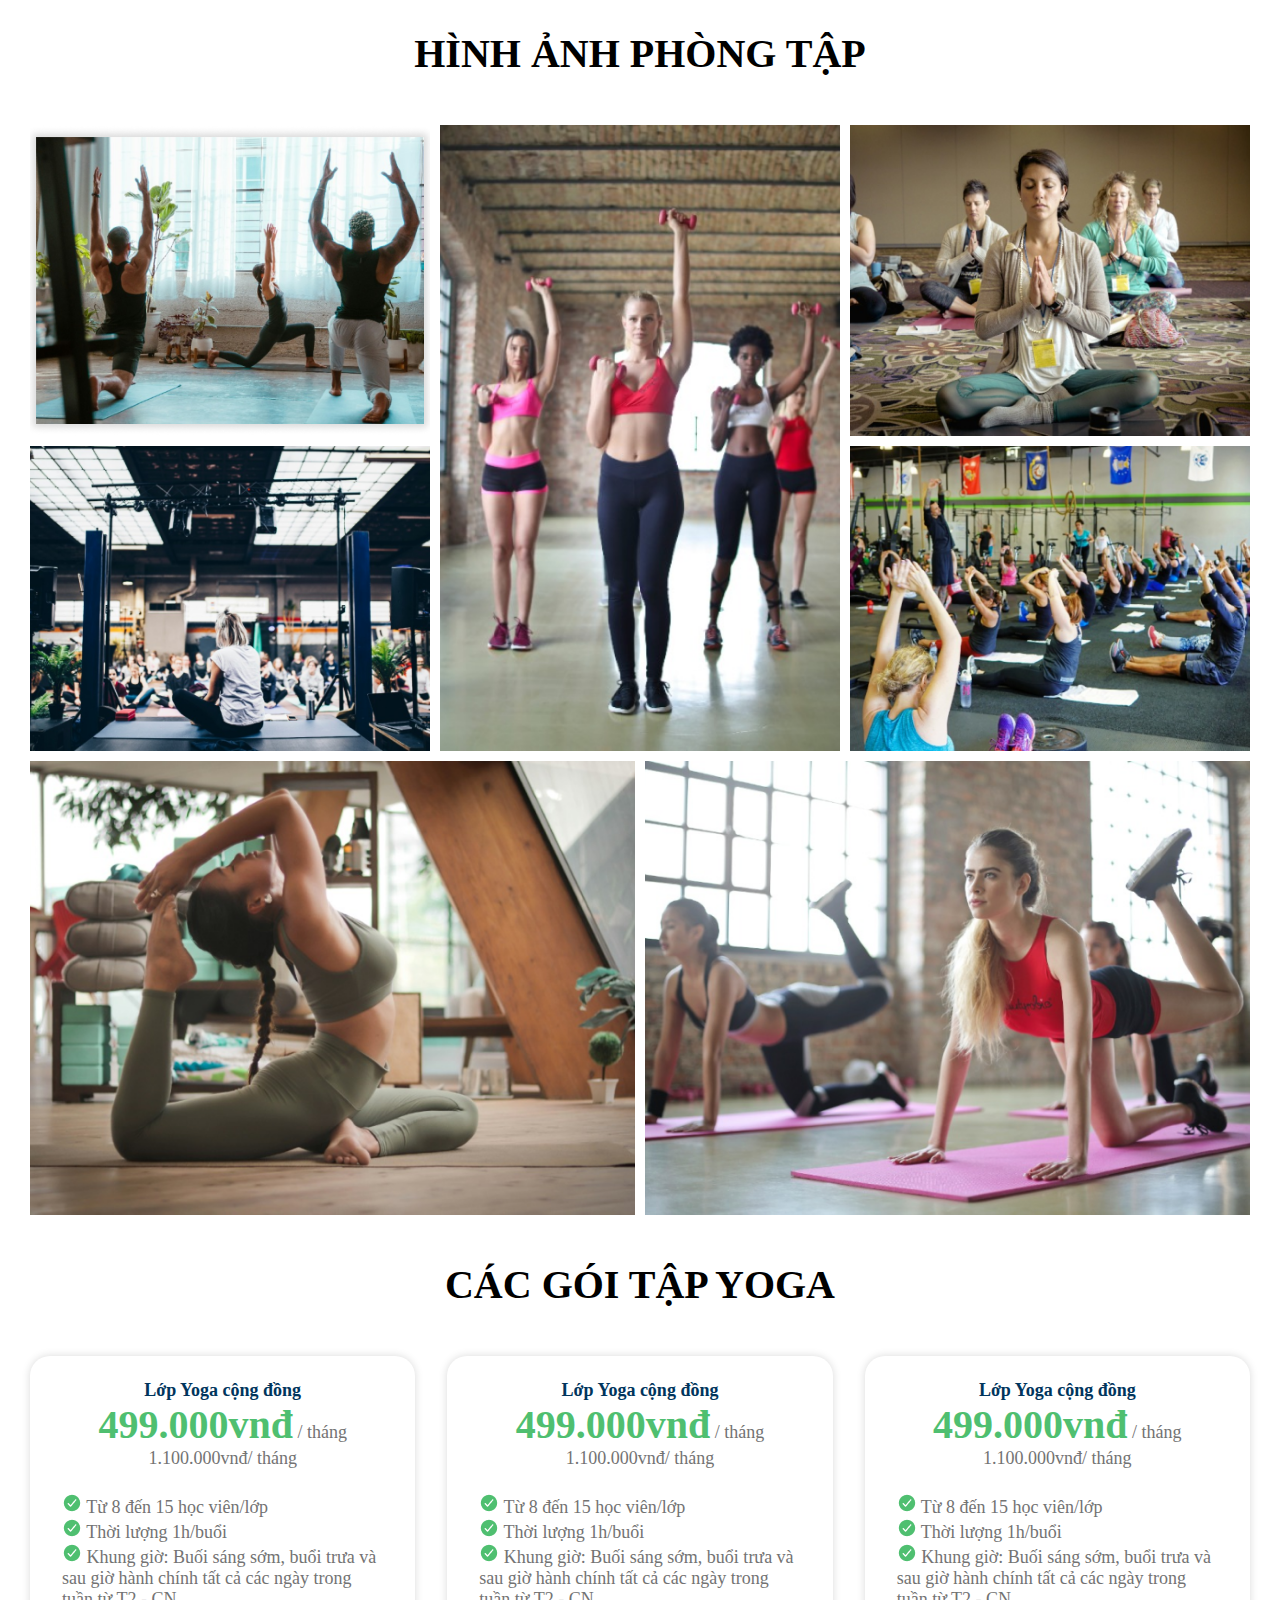
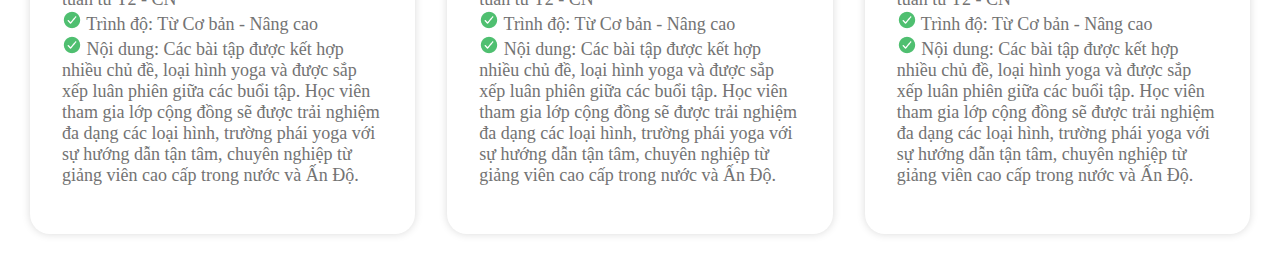
<file: De15/index.html>
<!DOCTYPE html>
<html lang="en">
<head>
    <meta charset="UTF-8">
    <meta name="viewport" content="width=device-width, initial-scale=1.0">
    <title>De15</title>
    <link rel="stylesheet" href="style.css">
</head>
<body>
    <div class="container">
        <div class="cont-box">
            <h1 class="title">
                <span class="title">Hình ảnh phòng tập</span>
            </h1>
            <div class="picture-list">
                <div class="img-box">
                    <img src="img/Rectangle 150.png" alt="">
                </div>
                <div class="img-box">
                    <img src="img/Rectangle 153.png" alt="">
                </div>
                <div class="img-box">
                    <img src="img/Rectangle 151.png" alt="">
                </div>
                <div class="img-box">
                    <img src="img/Rectangle 152.png" alt="">
                </div>
                <div class="img-box">
                    <img src="img/Rectangle 158.png" alt="">
                </div>
                <div class="img-box">
                    <img src="img/Rectangle 156.png" alt="">
                </div>
                <div class="img-box">
                    <img src="img/Rectangle 155.png" alt="">
                </div>
            </div>
        </div>
        <div class="cont-box">
            <h1 class="title">
                <span class="title">Các gói tập yoga</span>
            </h1>
            <div class="box-option">
                <div class="option">
                    <h3 class="option-title">
                        <span class="content-title">Lớp Yoga cộng đồng</span>
                    </h3>
                    <div class="option-price">
                        <span class="price">499.000vnđ</span>
                        <span class="month">/ tháng</span>
                        <div class="price-real">1.100.000vnđ/ tháng</div>
                    </div>
                    <div class="content">
                        <div class="text">
                            <img src="img/checkmark-circle.png" alt="">
                            <span>Từ 8 đến 15 học viên/lớp</span>
                        </div>
                        <div class="text">
                            <img src="img/checkmark-circle.png" alt="">
                            <span>Thời lượng 1h/buổi</span>
                        </div>
                        <div class="text">
                            <img src="img/checkmark-circle.png" alt="">
                            <span>Khung giờ: Buối sáng sớm, buổi trưa và sau giờ hành chính tất cả các ngày trong tuần từ T2 - CN</span>
                        </div>
                        <div class="text">
                            <img src="img/checkmark-circle.png" alt="">
                            <span>Trình độ: Từ Cơ bản - Nâng cao</span>
                        </div>
                        <div class="text">
                            <img src="img/checkmark-circle.png" alt="">
                            <span>Nội dung: Các bài tập được kết hợp nhiều chủ đề, loại hình yoga và được sắp xếp luân phiên giữa các buổi tập. Học viên tham gia lớp cộng đồng sẽ được trải nghiệm đa dạng các loại hình, trường phái yoga với sự hướng dẫn tận tâm, chuyên nghiệp từ giảng viên cao cấp trong nước và Ấn Độ.</span>
                        </div>
                    </div>
                </div>
                <div class="option">
                    <h3 class="option-title">
                        <span class="content-title">Lớp Yoga cộng đồng</span>
                    </h3>
                    <div class="option-price">
                        <span class="price">499.000vnđ</span>
                        <span class="month">/ tháng</span>
                        <div class="price-real">1.100.000vnđ/ tháng</div>
                    </div>
                    <div class="content">
                        <div class="text">
                            <img src="img/checkmark-circle.png" alt="">
                            <span>Từ 8 đến 15 học viên/lớp</span>
                        </div>
                        <div class="text">
                            <img src="img/checkmark-circle.png" alt="">
                            <span>Thời lượng 1h/buổi</span>
                        </div>
                        <div class="text">
                            <img src="img/checkmark-circle.png" alt="">
                            <span>Khung giờ: Buối sáng sớm, buổi trưa và sau giờ hành chính tất cả các ngày trong tuần từ T2 - CN</span>
                        </div>
                        <div class="text">
                            <img src="img/checkmark-circle.png" alt="">
                            <span>Trình độ: Từ Cơ bản - Nâng cao</span>
                        </div>
                        <div class="text">
                            <img src="img/checkmark-circle.png" alt="">
                            <span>Nội dung: Các bài tập được kết hợp nhiều chủ đề, loại hình yoga và được sắp xếp luân phiên giữa các buổi tập. Học viên tham gia lớp cộng đồng sẽ được trải nghiệm đa dạng các loại hình, trường phái yoga với sự hướng dẫn tận tâm, chuyên nghiệp từ giảng viên cao cấp trong nước và Ấn Độ.</span>
                        </div>
                    </div>
                </div>
                <div class="option">
                    <h3 class="option-title">
                        <span class="content-title">Lớp Yoga cộng đồng</span>
                    </h3>
                    <div class="option-price">
                        <span class="price">499.000vnđ</span>
                        <span class="month">/ tháng</span>
                        <div class="price-real">1.100.000vnđ/ tháng</div>
                    </div>
                    <div class="content">
                        <div class="text">
                            <img src="img/checkmark-circle.png" alt="">
                            <span>Từ 8 đến 15 học viên/lớp</span>
                        </div>
                        <div class="text">
                            <img src="img/checkmark-circle.png" alt="">
                            <span>Thời lượng 1h/buổi</span>
                        </div>
                        <div class="text">
                            <img src="img/checkmark-circle.png" alt="">
                            <span>Khung giờ: Buối sáng sớm, buổi trưa và sau giờ hành chính tất cả các ngày trong tuần từ T2 - CN</span>
                        </div>
                        <div class="text">
                            <img src="img/checkmark-circle.png" alt="">
                            <span>Trình độ: Từ Cơ bản - Nâng cao</span>
                        </div>
                        <div class="text">
                            <img src="img/checkmark-circle.png" alt="">
                            <span>Nội dung: Các bài tập được kết hợp nhiều chủ đề, loại hình yoga và được sắp xếp luân phiên giữa các buổi tập. Học viên tham gia lớp cộng đồng sẽ được trải nghiệm đa dạng các loại hình, trường phái yoga với sự hướng dẫn tận tâm, chuyên nghiệp từ giảng viên cao cấp trong nước và Ấn Độ.</span>
                        </div>
                    </div>
                </div>
            </div>
        </div>
    </div>
</body>
</html>
</file>
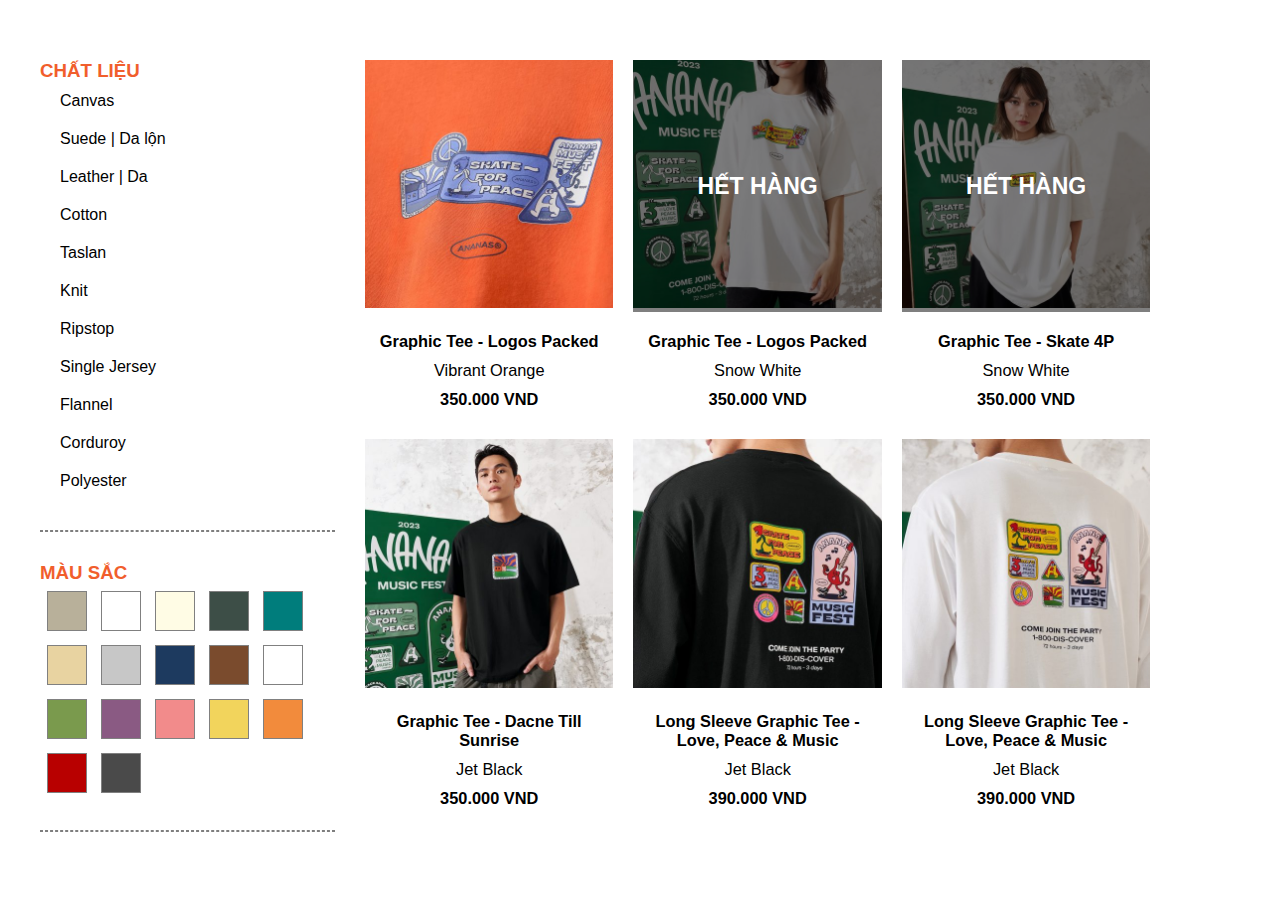
<file: De2/index.html>
<!DOCTYPE html>
<html lang="en">
<head>
    <meta charset="UTF-8">
    <meta name="viewport" content="width=device-width, initial-scale=1.0">
    <title>De2</title>
    <link rel="stylesheet" href="style.css">
</head>
<body>
    <div class="container-fluid">
        <div class="row">
            <div class="row-left">
                <div class="container">
                    <h3 class="material">
                        CHẤT LIỆU
                        <span class="caret"></span>
                    </h3>
                    <ul class="nav-tree">
                        <li>Canvas</li>
                        <li>Suede | Da lộn</li>
                        <li>Leather | Da</li>
                        <li>Cotton</li>
                        <li>Taslan</li>
                        <li>Knit</li>
                        <li>Ripstop</li>
                        <li>Single Jersey</li>
                        <li>Flannel</li>
                        <li>Corduroy</li>
                        <li>Polyester</li>
                    </ul>
                </div>
                <div class="divider"></div>
                <div class="container">
                    <h3 class="material">
                        MÀU SẮC
                        <span class="caret"></span>
                    </h3>
                    <ul class="nav-tree-color">
                        <li class="color-1"></li>
                        <li class="color-2"></li>
                        <li class="color-3"></li>
                        <li class="color-4"></li>
                        <li class="color-5"></li>
                        <li class="color-6"></li>
                        <li class="color-7"></li>
                        <li class="color-8"></li>
                        <li class="color-9"></li>
                        <li class="color-10"></li>
                        <li class="color-11"></li>
                        <li class="color-12"></li>
                        <li class="color-13"></li>
                        <li class="color-14"></li>
                        <li class="color-15"></li>
                        <li class="color-16"></li>
                        <li class="color-17"></li>
                    </ul>
                </div>
                <div class="divider"></div>
            </div>
            <div class="row-right">
                <div class="item">
                    <div class="thumbnail">
                        <div class="cont-item">
                            <img src="img/Pro_AGT0026_3-3-500x500.jpg" alt="">
                        </div>
                        <div class="caption">
                            <h3 class="name">Graphic Tee - Logos Packed</h3>
                            <h3 class="color">Vibrant Orange</h3>
                            <h3 class="price">350.000 VND</h3>
                        </div>
                    </div>
                </div>
                <div class="item">
                    <div class="thumbnail">
                        <div class="cont-item">
                            <div class="sold-out">HẾT HÀNG</div>
                            <div class="black-rect"></div>
                            <img src="img/Thumbnail-1-500x500.jpg" alt="">
                        </div>
                        <div class="caption">
                            <h3 class="name">Graphic Tee - Logos Packed</h3>
                            <h3 class="color">Snow White</h3>
                            <h3 class="price">350.000 VND</h3>
                        </div>
                    </div>
                </div>
                <div class="item">
                    <div class="thumbnail">
                        <div class="cont-item">
                            <div class="sold-out">HẾT HÀNG</div>
                            <div class="black-rect"></div>
                            <img src="img/Thumbnail-500x500.jpg" alt="">
                        </div>
                        <div class="caption">
                            <h3 class="name">Graphic Tee - Skate 4P</h3>
                            <h3 class="color">Snow White</h3>
                            <h3 class="price">350.000 VND</h3>
                        </div>
                    </div>
                </div>
                <div class="item">
                    <div class="thumbnail">
                        <div class="cont-item">
                            <img src="img/Thumbnail-2-500x500.jpg" alt="">
                        </div>
                        <div class="caption">
                            <h3 class="name">Graphic Tee - Dacne Till Sunrise</h3>
                            <h3 class="color">Jet Black</h3>
                            <h3 class="price">350.000 VND</h3>
                        </div>
                    </div>
                </div>
                <div class="item">
                    <div class="thumbnail">
                        <div class="cont-item">
                            <img src="img/Thumbnail-7-2-500x500.jpg" alt="">
                        </div>
                        <div class="caption">
                            <h3 class="name">Long Sleeve Graphic Tee - Love, Peace & Music</h3>
                            <h3 class="color">Jet Black</h3>
                            <h3 class="price">390.000 VND</h3>
                        </div>
                    </div>
                </div>
                <div class="item">
                    <div class="thumbnail">
                        <div class="cont-item">
                            <img src="img/Thumbnail-7-500x500.jpg" alt="">
                        </div>
                        <div class="caption">
                            <h3 class="name">Long Sleeve Graphic Tee - Love, Peace & Music</h3>
                            <h3 class="color">Jet Black</h3>
                            <h3 class="price">390.000 VND</h3>
                        </div>
                    </div>
                </div>
            </div>
        </div>
    </div>
</body>
</html>
</file>
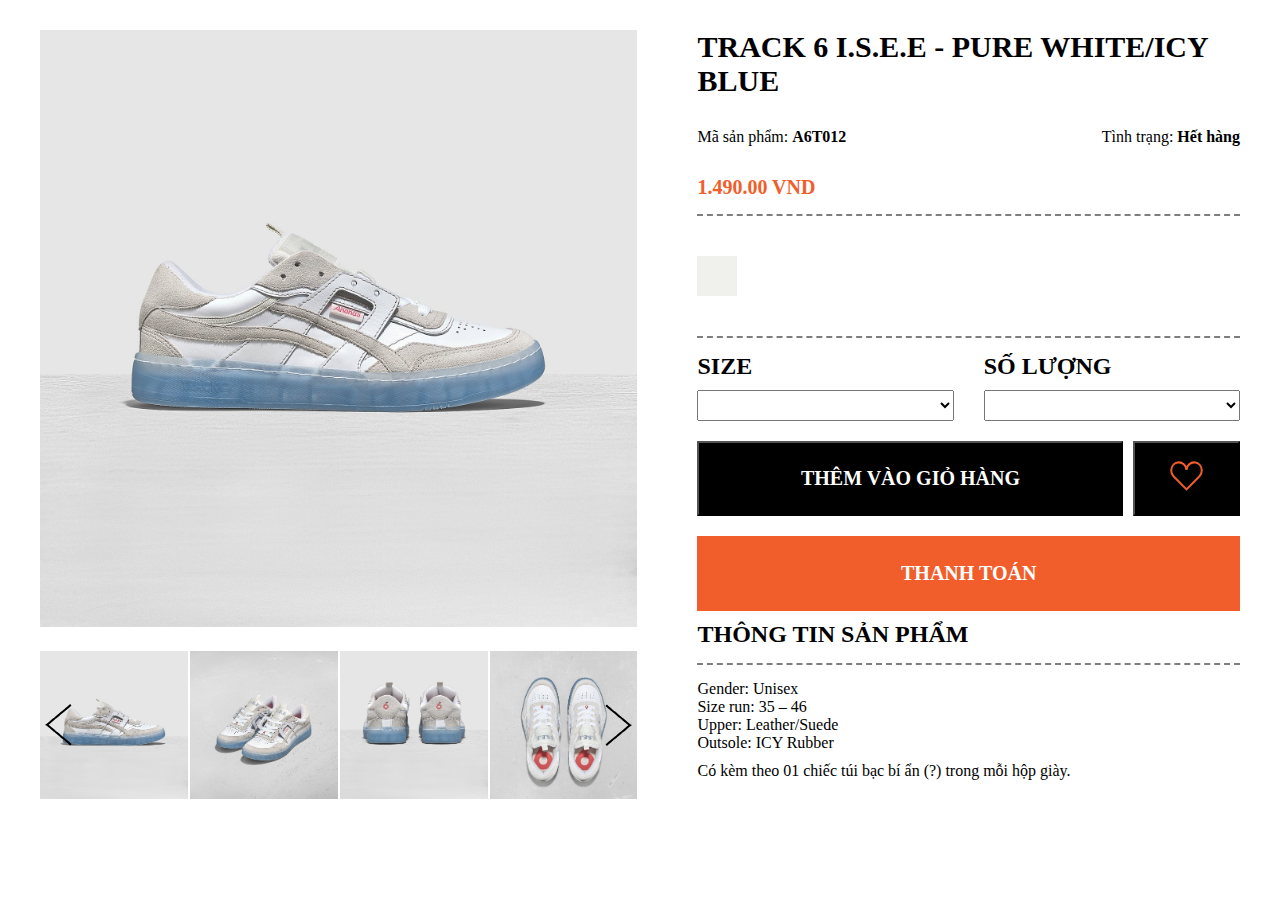
<file: De3/index.html>
<!DOCTYPE html>
<html lang="en">
<head>
    <meta charset="UTF-8">
    <meta name="viewport" content="width=device-width, initial-scale=1.0">
    <title>De3</title>
    <link rel="stylesheet" href="style.css">
</head>
<body>
    <div class="container">
        <div class="row-left">
            <div class="main-picture">
                <img src="img/Pro_A6T012_1.jpg" alt="">
            </div>
            <div class="slide-picture">
                <img src="img/Pro_A6T012_1.jpg" alt="">
                <img src="img/arr_left.png" alt="" class="roll-left">
                <img src="img/Pro_A6T012_2.jpg" alt="">
                <img src="img/Pro_A6T012_3.jpg" alt="">
                <img src="img/Pro_A6T012_4.jpg" alt="">
                <img src="img/arr_right.png" alt="" class="roll-right">
            </div>
        </div>
        <div class="row-right">
            <h1 class="title-item">Track 6 I.S.E.E - Pure White/Icy Blue</h1>
            <div class="in-row">
                <div class="about-item">
                    <span>Mã sản phẩm: </span>
                    <span class="parameter">A6T012</span>
                </div>
                <div class="about-item">
                    <span>Tình trạng: </span>
                    <span class="parameter">Hết hàng</span>
                </div>
            </div>
            <div class="price">1.490.00 VND</div>
            <div class="divider"></div>
            <div class="color-list">
                <div class="color1"></div>
            </div>
            <div class="divider"></div>
            <div class="row">
                <div class="choose-size">
                    <h2>SIZE</h2>
                    <select name="size" id="size">
                        <option value="" disabled selected></option>
                        <option value="35">35</option>
                        <option value="36">36</option>
                        <option value="37">37</option>
                        <option value="38">38</option>
                        <option value="39">39</option>
                        <option value="40">40</option>
                        <option value="41">41</option>
                        <option value="42">42</option>
                        <option value="43">43</option>
                        <option value="44">44</option>
                        <option value="45">45</option>
                        <option value="46">46</option>
                    </select>
                </div>
                <div class="choose-quantity">
                    <h2>SỐ LƯỢNG</h2>
                    <select name="quantity" id="quantity">
                        <option value="" disabled selected></option>
                        <option value="green">Xanh lá</option>
                        <option value="red">Đỏ</option>
                        <option value="blue">Xanh dương</option>
                        <option value="black">Đen</option>
                    </select>
                </div>
            </div>
            <div class="row-btn">
                <button class="add-cart">THÊM VÀO GIỎ HÀNG</button>
                <button class="like">
                    <img src="img/Heart_product_1.svg" alt="">
                </button>
            </div>
            <div class="pay">
                <button class="btn-pay">THANH TOÁN</button>
            </div>
            <div class="panel-group">
                <div class="panel-heading">
                    <h2>THÔNG TIN SẢN PHẨM</h2>
                </div>
                <div class="divider"></div>
                <div class="panel-body">
                    <p>Gender: Unisex</p>
                    <p>Size run: 35 – 46</p>
                    <p>Upper: Leather/Suede</p>
                    <p>Outsole: ICY Rubber</p>
                    <p class="endline"></p>
                    <p>Có kèm theo 01 chiếc túi bạc bí ẩn (?) trong mỗi hộp giày.</p>
                </div>
            </div>
        </div>
    </div>
</body>
</html>
</file>
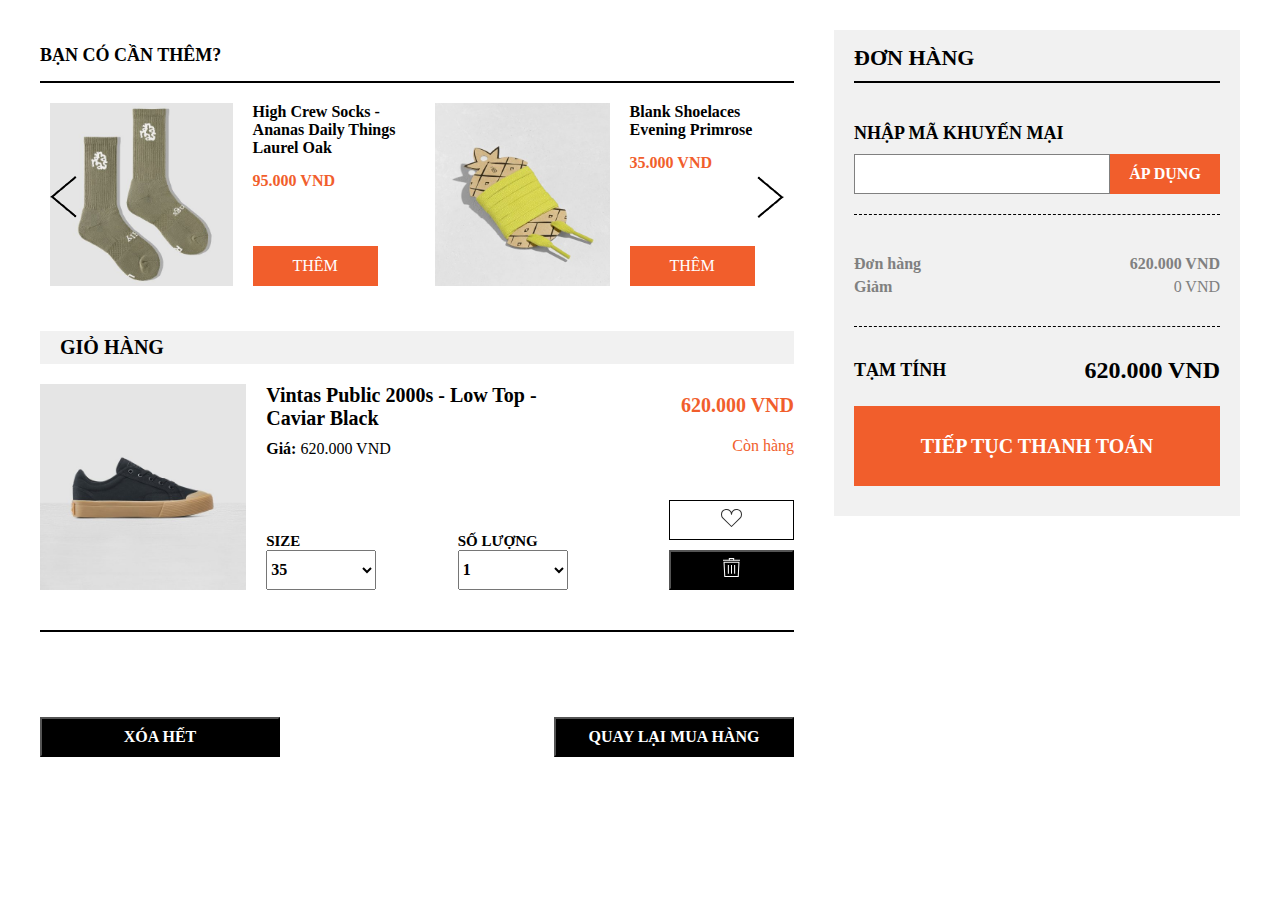
<file: De4/index.html>
<!DOCTYPE html>
<html lang="en">

<head>
    <meta charset="UTF-8">
    <meta name="viewport" content="width=device-width, initial-scale=1.0">
    <title>De4</title>
    <link rel="stylesheet" href="style.css">
</head>

<body>
    <div class="container">
        <div class="row-left">
            <div class="title-18">BẠN CÓ CẦN THÊM?</div>
            <div class="slide-item">
                <div class="item">
                    <img src="img/Pro_AHCS012_1-500x500.jpg" alt="">
                    <div class="info-item">
                        <p class="name">High Crew Socks - Ananas Daily Things</p>
                        <p class="color">Laurel Oak</p>
                        <p class="price">95.000 VND</p>
                        <button class="btn-add">THÊM</button>
                    </div>
                </div>
                <img src="img/arr_left.png" alt="" class="roll-left">
                <div class="item">
                    <img src="img/pro_ALB016_1_Fix-500x500.jpeg" alt="">
                    <div class="info-item">
                        <p class="name">Blank Shoelaces Evening Primrose</p>
                        <p class="price">35.000 VND</p>
                        <button class="btn-add">THÊM</button>
                    </div>
                </div>
                <img src="img/arr_right.png" alt="" class="roll-right">
            </div>
            <div class="cart">
                <h2 class="title-cart">GIỎ HÀNG</h2>
                <div class="item-main">
                    <img src="img/Pro_AV00209_1-500x500.jpg" alt="" class="img-item">
                    <div class="info-item-main">
                        <p class="name">Vintas Public 2000s - Low Top - Caviar Black</p>
                        <div class="price">
                            <span class="sale-off">
                                <strong>Giá: </strong>
                                620.000 VND
                            </span>
                        </div>
                        <div class="row-bottom">
                            <div class="choose-size">
                                <h2>SIZE</h2>
                                <select name="size" id="size">
                                    <option value="" disabled selected>35</option>
                                    <option value="35">35</option>
                                    <option value="36">36</option>
                                    <option value="37">37</option>
                                    <option value="38">38</option>
                                    <option value="39">39</option>
                                    <option value="40">40</option>
                                    <option value="41">41</option>
                                    <option value="42">42</option>
                                    <option value="43">43</option>
                                    <option value="44">44</option>
                                    <option value="45">45</option>
                                    <option value="46">46</option>
                                </select>
                            </div>
                            <div class="choose-quantity">
                                <h2>SỐ LƯỢNG</h2>
                                <select name="quantity" id="quantity">
                                    <option value="" disabled selected>1</option>
                                    <option value="1">1</option>
                                    <option value="2">2</option>
                                    <option value="3">3</option>
                                    <option value="4">4</option>
                                    <option value="5">5</option>
                                </select>
                            </div>
                        </div>
                    </div>
                    <div class="total-price">
                        <div class="price">620.000 VND</div>
                        <div class="status">Còn hàng</div>
                        <div class="button">
                            <div class="btn-like">
                                <button class="like">
                                    <img src="img/Heart.svg" alt="">
                                </button>
                            </div>
                            <div class="btn-delete">
                                <button class="delete">
                                    <img src="img/Trash_bin.svg" alt="">
                                </button>
                            </div>
                        </div>
                    </div>
                </div>
            </div>
            <div class="divider"></div>
            <div class="row-btn">
                <button class="delete-all">Xóa hết</button>
                <button class="back">Quay lại mua hàng</button>
            </div>
        </div>
        <div class="row-right">
            <ul class="list-group">
                <li class="title-right">ĐƠN HÀNG</li>
                <li class="title1">NHẬP MÃ KHUYẾN MẠI</li>
                <li class="text-box">
                    <div class="input-group">
                        <input type="text">
                        <button>ÁP DỤNG</button>
                    </div>
                </li>
                <div class="divider"></div>
                <li class="text1">
                    <span class="title-text1">Đơn hàng</span>
                    <span class="cont-text1">620.000 VND</span>
                </li>
                <li class="text2">
                    <span class="title-text2">Giảm</span>
                    <span class="cont-text2">0 VND</span>
                </li>
                <div class="divider"></div>
                <li class="price">
                    <span class="title-text3">TẠM TÍNH</span>
                    <span class="cont-text3">620.000 VND</span>
                </li>
                <li class="pay">
                    <button class="pay">TIẾP TỤC THANH TOÁN</button>
                </li>
            </ul>
        </div>
    </div>
</body>

</html>
</file>
<file: De01/style.css>
* {
    font-family: sans-serif;
    font-size: 18px;
    margin: 0;
    padding: 0;
}

div {
    margin: 0;
    padding: 0;
    display: block;
    unicode-bidi: isolate;
}

.navbar {
    display: flex;   
}

img {
    vertical-align: middle;
}

.header .row .navbar{
    /* border: 1px solid red; */
    margin-left: 61px;
    margin-right: 61px;
}

.navbar .navbar-icon{
    display: flex;
    margin-bottom: 0;
    margin-top: 12px;
    padding-left: 126px;
}

.navbar .navbar-collapse{
    display: flex;
    justify-content: space-between;
    align-items: center;
    width: 100%;
    text-transform: uppercase;
    font-weight: 700;
}

.navbar .navbar-icon img{
    width: 122px;
    vertical-align: middle;
}

.navbar .navbar-nav{
    display: flex;
    justify-content: space-between;
    align-items: center;
    margin-left: auto;
    margin-right: auto;
    list-style: none;
    gap: 21px;
}

.navbar .navbar-nav li{
    margin-top: 20px;
}

.navbar .navbar-nav .dropdown{
    cursor: pointer;
}

.navbar .navbar-collapse .line{
    border-right: #e3e2e2 2px solid;
    height: 23px;
}

.navbar .navbar-search input{
    display: inline-block;
    align-items: center;
    justify-content: center;
    padding-left: 40px;
    height: 35px;
}

.navbar .navbar-search .icon-search{
    position: relative;
    left: 32px;
}

.row .hot-news{
    background-color: #F1F1F1;
    height: 50px;
    display: flex;
}

.row .hot-news .hot-news-content{
    /* border: 1px solid red; */
    margin: 0 auto;
    display: flex;
    align-items: center;
    justify-content: center;
    text-transform: uppercase;
    font-style: italic;
    width: 50%;
    justify-content: space-between;
}

.icon-previous, .icon-next{
    width: 10px;
    opacity: 0.39;
    cursor: pointer;
}

.icon-next{
    opacity: 1;
}

.row .hot-news h1{
    font-weight: 100;
}

.banner-sale img{
    max-width: 1200px;
    height: 300px;
}

.banner-sale{
    max-width: 1200px;
}

.container-fluid{
    margin-left: auto;
    margin-right: auto;
    /* border: 1px solid red; */
}

.cont-item {
    position: absolute;
    background-color: #303030;
    margin-top: 39px;
    width: 174px;
    height: 32px;
    color: white;
    text-align: center;
    align-content: center;
    font-style: italic;
    z-index: 1;
}

.img-content .row .back-content{
    position: relative;
    width: 100%;    
}

/* .img-content .row .button{
    border: 1px solid red;
    position: absolute;
    width: 35px;
    height: 30px;
    z-index: 1;
} */

.img-content .row{
    gap: 20px;
    margin-left: auto;
    margin-right: auto;
    max-width: 1200px;
    /* border: 1px solid red; */
    display: flex;
    margin-top: 30px;
}

.img-content .row .item .divider{
    opacity: 0.39;
    border-bottom: 2px dashed #303030;
    height: 100%;
}

.img-content .row .item .caption h3{
    text-align: center;
    padding-top: 20px;
}

.img-content .row .item .caption .type{
    font-weight: 100;
    color: #ff5f17;
}

.img-content .row .item .caption .color{
    font-weight: 100;
}
</file>
<file: De02/style.css>
*{
    margin: 0;
    padding: 0;
    box-sizing: border-box;
}

div{
    display: block;
}

body{
    font-family: 'Noto Sans', sans-serif;
    font-size: 16px;   
}

.container-fluid{
    max-width: 1200px;
    margin-right: auto;
    margin-left: auto;
    padding-left: 10px;
    padding-right: 10px;
    margin-top: 30px;
    margin-bottom: 30px;
}

.container-fluid .row{
    /* border: 1px solid red; */
    margin-left: -10px;
    margin-right: -10px;
    display: flex;
}

.container-fluid .row .row-left{
    width: 25%;
}

.container-fluid .row .row-right{
    width: 75%;
    margin-top: 20px;
    margin-bottom: 30px;
    margin-left: 20px;
}

.row-right .item{
    float: left;
}

.item{
    /* border: 1px solid black; */
    width: 30.333333333%;
    padding: 0 10px 20px 10px;
}

.thumbnail img{
    width: 100%;
    height: 100%;
}

.caption{
    text-align: center;
    font-size: 14px;
}

.caption h3{
    padding-top: 10px;
}

.item .color{
    font-weight: 300;
}

.item .thumbnail .cont-item .black-rect{
    position: absolute;
    width: 100%;
    height: 100%;
    background-color: black;
    opacity: 0.5;
    z-index: 1;
}

.thumbnail .cont-item{
    position: relative;
    margin-top: 10px;
    margin-bottom: 10px;
}

.sold-out{
    position: absolute;
    top: 50%;
    left: 50%;
    transform: translate(-50%, -50%);
    font-weight: 800;
    color: white;
    font-size: 23px;
    z-index: 2;
}

.container {
    margin-bottom: 30px;
}

.nav-tree{
    list-style: none;
}

.material{
    color: #f15e2c;
    margin-top: 30px;
}

.divider{
    border: 1px dashed black;
    opacity: 0.5;
}

.nav-tree li{
    padding: 10px 20px 10px 20px;
}

.nav-tree-color{
    display: flex;
    flex-wrap: wrap;
    list-style-type: none;
    padding: 0;
}
.nav-tree-color li {
    width: 40px;
    height: 40px;
    margin: 7px;
    border: 1px solid gray;
}
.color-1 { background-color: #B8B09A; }
.color-2 { background-color: #FFFFFF; }
.color-3 { background-color: #FFFCE5; }
.color-4 { background-color: #3D4E47; }
.color-5 { background-color: #007D7C; }
.color-6 { background-color: #E8D3A1; }
.color-7 { background-color: #C7C7C7; }
.color-8 { background-color: #1D3A5F; }
.color-9 { background-color: #7A4B2D; }
.color-10 { background-color: #FFFFFF; }
.color-11 { background-color: #7A9A4D; }
.color-12 { background-color: #8A5A83; }
.color-13 { background-color: #F28B8B; }
.color-14 { background-color: #F2D45C; }
.color-15 { background-color: #F28B3C; }
.color-16 { background-color: #B80000; }
.color-17 { background-color: #4A4A4A; }
</file>
<file: De03/style.css>
* {
    margin: 0;
    padding: 0;
    box-sizing: border-box;
    font-family: 'Segoe UI';
}

.container {
    display: flex;
    max-width: 1200px;
    margin: 0 auto;
    margin-top: 30px;
    gap: 60px;
    /* border: 1px solid red; */
}

.row-left {
    float: left;
    width: 55%;
}

.main-picture img {
    width: 100%;
    height: auto;
    padding-bottom: 20px;
}

.slide-picture {
    display: flex;
    justify-content: space-between;
    gap: 2px;
    position: relative;
}

.slide-picture img {
    width: calc(25% - 1.5px);
    height: auto;
}

.roll-left, .roll-right {
    position: absolute;
    top: 50%;
    transform: translateY(-50%);
    z-index: 1;
    max-width: 28px;
    max-height: 42px;
}

.roll-left {
    left: 5px;
}

.roll-right {
    right: 5px;
}

.title-item {
    text-transform: uppercase;
    font-size: 30px;
    margin-bottom: 10px;
}

.in-row {
    display: flex;
    justify-content: space-between;
    margin-top: 30px;
    margin-bottom: 30px;
}

.parameter {
    font-weight: 600;
}

.price {
    font-weight: 700;
    font-size: 20px;
    color: #f15e2c;
}

.divider {
    border-top: 2px dashed black;
    opacity: 0.5;
    margin-top: 15px;
    margin-bottom: 15px;
}

.color-list {
    padding-top: 25px;
    padding-bottom: 25px;
}

.color1 {
    width: 40px;
    height: 40px;
    background-color: #f0f0ec;
}

.row {
    display: flex;
    gap: 30px;
}

.choose-size, .choose-quantity{
    width: 50%;
}

.choose-size select, .choose-quantity select {
    width: 100%;
    padding: 6px;
    border: 1px solid back;
}

.choose-size select, .choose-quantity select {
    margin: 10px 0;
}

.row-btn {
    display: flex;
    gap: 10px;
}

.row-btn button {
    text-transform: uppercase;
    font-size: 20px;
    font-weight: 700;
    color: white;
    background-color: black;
}

.add-cart {
    width: 80%;
    height: 75x;
}

.like {
    width: 20%;
    height: 75px;
}

.pay button{
    width: 100%;
    height: 75px;
    background-color: #f15e2c;
    color: white;
    border: none;
    font-size: 20px;
    font-weight: 700;
}

.row-btn button, .pay button {
    margin-top: 10px;
    margin-bottom: 10px;
}

.panel-group .endline{
    height: 10px;
}
</file>
<file: De04/style.css>
* {
    margin: 0;
    padding: 0;
    box-sizing: border-box;
    font-family: 'Segoe UI';
}

button {
    cursor: pointer;
}

.container {
    display: flex;
    max-width: 1200px;
    margin: 0 auto; 
    margin-top: 30px;
    gap: 40px;
}

.row-left {
    float: left;
    width: 65%;
}

.row-right {
    float: right;
    width: 35%;
    /* padding: 0px 20px 30px 20px; */
}

.slide-item{
    display: flex;
    font-weight: 700;
    position: relative;
    margin-bottom: 40px;
}

.title-18 {
    font-size: 18px;
    font-weight: 700;
    padding-top: 15px;
    padding-bottom: 15px;
    margin-bottom: 20px;
    border-bottom: 2px solid black;
}

.slide-item .item {
    display: flex;
    /* border: 1px solid black; */
    padding: 0px 10px 5px 10px;
}

.item .info-item {
    position: relative;
    margin-left: 20px;
}

.item .info-item .price {
    margin-top: 15px;
    margin-bottom: 10px;
    color: #f15e2c;
}

.item button {
    position: absolute;
    bottom: 0px;
    left: 0px;
    width: 125px;
    height: 40px;
    background-color: #f15e2c;
    border: none;
    color: white;
    font-size: 16px;
}

.roll-left, .roll-right {
    position: absolute;
    top: 50%;
    transform: translateY(-50%);
    z-index: 1;
    max-width: 28px;
    max-height: 42px;
    cursor: pointer;
}

.roll-left {
    left: 10px; 
}

.roll-right {
    right: 10px;
}

.slide-item img {
    width: 50%;
    height: auto;
}

.title-cart {
    font-size: 20px;
    background-color: #f1f1f1;
    margin: 20px 0px 20px 0px;
    padding: 5px 20px 5px 20px;
}

.item-main {
    display: flex;
}

.item-main .img-item{
    width: 30%;
    padding-right: 20px;
}

.row-bottom {
    display: flex;
    width: 100%;
    justify-content: space-between;
    bottom: 0px;
    position: absolute;
}

.info-item-main {
    position: relative;
    width: 40%;
}

.choose-size select, .choose-quantity select {
    width: 110px;
    height: 40px;
    font-weight: 700;
    font-size: 16px;
}

.row-bottom h2 {
    font-size: 15px;
    font-weight: 700;
}

.info-item-main .name {
    font-size: 20px;
    font-weight: 700;
}

.info-item-main .price {
    margin-top: 10px;
    margin-bottom: 10px;
}

.total-price {
    position: relative;
    width: 25%;
    text-align: right;
    float: right;
    margin-left: auto;
}

.total-price > * {
    padding-bottom: 10px;
    padding-top: 10px;
}

.total-price > *:last-child {
    padding-bottom: 0px;
}

.total-price button {
    width: 125px;
    height: 40px;
}

.total-price .button {
    position: absolute;
    right: 0px;
    bottom: 0px;
}

.btn-like button {
    background-color: white;
    border: 1px solid black;
    margin-bottom: 10px;
}

.btn-delete button {
    background-color: black;
}

.total-price .price {
    font-size: 20px;
    font-weight: 700;
    color: #f15e2c;
}

.total-price .status {
    color: #f15e2c;
}

.row-left .divider {
    border-top: 2px solid black;
    margin-top: 40px;
    margin-bottom: 40px;
}

.row-btn {
    display: flex;
    justify-content: space-between;
    padding-top: 35px;
}

.row-btn button {
    width: 240px;
    height: 40px;
    background-color: black;
    color: white;
    text-transform: uppercase;
    font-size: 16px;
    font-weight: 700;
}

.row-right .list-group {
    list-style: none;
    background-color: #f1f1f1;
    padding: 0px 20px 30px 20px;
}

.row-right .title-right {
    font-size: 22px;
    font-weight: 700;
    padding-top: 15px;
    padding-bottom: 10px;
    margin-bottom: 20px;
    border-bottom: 2px solid black;
}

.divider {
    border-top: 1px dashed black;
    margin: 10px 0px 10px 0px;
    padding: 5px 0px 5px 0px;
}

.list-group .title1{
    font-size: 18px;
    font-weight: 700;
    margin-top: 40px;
}

.list-group .text-box {
    padding: 10px 0px 10px 0px;
}

.text-box .input-group {
    display: flex;
}

.text-box .input-group input {
    width: 70%;
    height: 40px;
    border: 1px solid gray;
}

.text-box .input-group button {
    width: 30%;
    height: 40px;
    background-color: #f15e2c;
    color: white;
    border: none;
    font-size: 16px;
    font-weight: 700;
}

.list-group .text1 {
    padding-top: 20px;
    padding-bottom: 5px;
}

.list-group .text2 {
    padding-bottom: 20px;
    color: gray;
}

.text1, .text2 .title-text2 {
    font-size: 16px;
    font-weight: 700;
    color: gray;
}

.text1, .text2 {
    display: flex;
    justify-content: space-between;
}

.list-group .price {
    display: flex;
    justify-content: space-between;
    font-weight: 700;
    font-size: 18px;
    align-items: center;
    padding: 10px 0px 10px 0px;
}

.list-group .price .cont-text3 {
    font-size: 24px;
}

.pay button{
    width: 100%;
    height: 80px;
    font-size: 20px;
    font-weight: 700;
    background-color: #f15e2c;
    color: white;
    border: none;
    padding: 6px 12px 6px 12px;
    margin-top: 12px;
}
</file>
<file: De07/style.css>
* {
    margin: 0;
    padding: 0;
    box-sizing: border-box;
    font-family: sans-serif;
}

.container-fluid {
    display: flex;
    gap: 20px;
    max-width: 1280px;
    padding: 15px;
    /* border: 1px solid red; */
    background-color: #f3f4f6;
    margin: 30px auto;
}

.row-left {
    width: 25%;
    border-radius: 10px;
    border: none;
    /* border: 1px solid blue; */
    background-color: white;
}

.row-right {
    width: 80%;
    /* border: 1px solid green; */
}

.header {
    margin: 10px;
    font-size: 20px;
    font-weight: 700;
    align-items: center;
}

.divider {
    border: 1px solid #f3f4f6;
    margin-top: 10px;
    margin-bottom: 10px;
}

.choose-price {
    margin: 10px 16px 20px 16px;
}

.accordion-active {
    display: flex;
    justify-content: space-between;
    margin-bottom: 15px;
    font-weight: 600;
}

.accordion-collapse .flex-col {
    list-style: none;
}

.flex-col > * {
    margin-bottom: 10px;
}

.title-price-range {
    margin-top: 10px;
    margin-bottom: 10px;
    font-size: 13px;
    font-weight: 600;
}

.text-price-range {
    display: flex;
    justify-content: space-between;
    align-items: center;
    margin-bottom: 15px;
}

.text-price-range input {
    width: 45%;
    height: 30px;
    text-align: right;
    border-radius: 5px;
    border: 1px solid gray;
    padding: 5px;
    color: gray;
}

.range-slider {
    width: 100%;
    position: relative;
    height: 6px;
}

.range-slider input[type="range"] {
    position: absolute;
    pointer-events: none;
    -webkit-appearance: none;
    appearance: none;
    width: 100%;
    height: 6px;
    background: transparent;
}

.range-slider input[type="range"]::-webkit-slider-thumb {
    pointer-events: all;
    width: 18px;
    height: 18px;
    border-radius: 50%;
    background: #374151;
    cursor: pointer;
    -webkit-appearance: none;
    appearance: none;
}

.range-slider .slider-track {
    position: absolute;
    height: 6px;
    background: #d3d3d3;
    z-index: 1;
}

.range-slider .slider-range {
    position: absolute;
    height: 6px;
    background: #374151;
    z-index: 2;
}

.choose {
    margin: 10px 16px 20px 16px;
}

.row-right .header-right {
    display: flex;
    justify-content: space-between;
    height: 30px;
    align-items: center;
    /* border: 1px solid red; */
}

.header-right select {
    height: 30px;
    width: 200px;
    border-radius: 4px;
}

.sort span {
    color: gray;
    font-size: 14px;
}

.sort select{
    border: 1px solid #e5e7eb;
}

.header-right {
    margin-bottom: 8px;
}

.all-item {
    display: flex;
    justify-content: space-between;
    gap: 8px;
}

.all-item .item {
    /* border: 2px solid red; */
    width: 25%;
    background-color: white;
    padding: 10px;
    border-radius: 10px;
}

.all-item .item .img-item {
    width: 100%;
    height: auto;
    border-radius: 10px;
}

.all-item .item .line-tg {
    background-color: rgb(229 231 235);
    display: inline-block;
    padding: 2px 8px 2px 8px;
    border-radius: 1.5rem;
    color: gray;
}

.real-price {
    font-size: 14px;
    height: 30px;
    align-content: center;
}

.real-price .value {
    text-decoration: line-through;
}

.real-price .discount {
    color: red;
}

.item .price {
    font-size: 18px;
    font-weight: 600;
}

.item .price-discount {
    font-size: 14px;
    color: #059669;
    margin-bottom: 8px;
}

.item .name {
    font-size: 15px;
    margin-top: 8px;
    margin-bottom: 8px;
    height: 34px;
}

.color-wrap {
    list-style-type: none;
    padding: 0;
    display: flex;
    gap: 3px;
    margin-top: 8px;
    margin-bottom: 8px;
}

.color-wrap li {
    width: 14px;
    height: 14px;
    border-radius: 50%;
}

.color-gray {
    background-color: rgb(102, 105, 110);
}
.color-gray-black {
    background-color: rgb(49, 55, 69);
}
.color-gold {
    background-color: rgb(242, 224, 202);
}
.color-gray-white {
    background-color: rgb(190, 190, 192);
}

.item .text1 {
    color: gray;
    font-size: 14px;
}

.item .compare {
    display: flex;
    align-items: center;
    gap: 5px;
    font-size: 14px;
    color: #0071e3;
    margin-top: 8px;
    margin-bottom: 8px;
}
</file>
<file: De1/style.css>
* {
    font-family: sans-serif;
    font-size: 18px;
    margin: 0;
    padding: 0;
}

div {
    margin: 0;
    padding: 0;
    display: block;
    unicode-bidi: isolate;
}

.navbar {
    display: flex;   
}

img {
    vertical-align: middle;
}

.header .row .navbar{
    /* border: 1px solid red; */
    margin-left: 61px;
    margin-right: 61px;
}

.navbar .navbar-icon{
    display: flex;
    margin-bottom: 0;
    margin-top: 12px;
    padding-left: 126px;
}

.navbar .navbar-collapse{
    display: flex;
    justify-content: space-between;
    align-items: center;
    width: 100%;
    text-transform: uppercase;
    font-weight: 700;
}

.navbar .navbar-icon img{
    width: 122px;
    vertical-align: middle;
}

.navbar .navbar-nav{
    display: flex;
    justify-content: space-between;
    align-items: center;
    margin-left: auto;
    margin-right: auto;
    list-style: none;
    gap: 21px;
}

.navbar .navbar-nav li{
    margin-top: 20px;
}

.navbar .navbar-nav .dropdown{
    cursor: pointer;
}

.navbar .navbar-collapse .line{
    border-right: #e3e2e2 2px solid;
    height: 23px;
}

.navbar .navbar-search input{
    display: inline-block;
    align-items: center;
    justify-content: center;
    padding-left: 40px;
    height: 35px;
}

.navbar .navbar-search .icon-search{
    position: relative;
    left: 32px;
}

.row .hot-news{
    background-color: #F1F1F1;
    height: 50px;
    display: flex;
}

.row .hot-news .hot-news-content{
    /* border: 1px solid red; */
    margin: 0 auto;
    display: flex;
    align-items: center;
    justify-content: center;
    text-transform: uppercase;
    font-style: italic;
    width: 50%;
    justify-content: space-between;
}

.icon-previous, .icon-next{
    width: 10px;
    opacity: 0.39;
    cursor: pointer;
}

.icon-next{
    opacity: 1;
}

.row .hot-news h1{
    font-weight: 100;
}

.banner-sale img{
    max-width: 1200px;
    height: 300px;
}

.banner-sale{
    max-width: 1200px;
}

.container-fluid{
    margin-left: auto;
    margin-right: auto;
    /* border: 1px solid red; */
}

.cont-item {
    position: absolute;
    background-color: #303030;
    margin-top: 39px;
    width: 174px;
    height: 32px;
    color: white;
    text-align: center;
    align-content: center;
    font-style: italic;
    z-index: 1;
}

.img-content .row .back-content{
    position: relative;
    width: 100%;    
}

/* .img-content .row .button{
    border: 1px solid red;
    position: absolute;
    width: 35px;
    height: 30px;
    z-index: 1;
} */

.img-content .row{
    gap: 20px;
    margin-left: auto;
    margin-right: auto;
    max-width: 1200px;
    /* border: 1px solid red; */
    display: flex;
    margin-top: 30px;
}

.img-content .row .item .divider{
    opacity: 0.39;
    border-bottom: 2px dashed #303030;
    height: 100%;
}

.img-content .row .item .caption h3{
    text-align: center;
    padding-top: 20px;
}

.img-content .row .item .caption .type{
    font-weight: 100;
    color: #ff5f17;
}

.img-content .row .item .caption .color{
    font-weight: 100;
}
</file>
<file: De10/style.css>
* {
    margin: 0;
    padding: 0;
    box-sizing: border-box;
    font-family: Arial, Helvetica, sans-serif;
    list-style: none;
    font-size: 16px;
}

.container-fluid {
    max-width: 1280px;
    margin: 30px auto;
    /* border: 1px solid red; */
    position: relative;
}

.logo {
    position: relative;
}

.logo img {
    display: block;
    margin: 0 auto;
}

.search {
    position: absolute;
    top: 0;
    right: 0;
    display: flex;
    align-items: center;
}

.search input {
    padding: 5px;
    height: 30px;
}

.search img {
    position: absolute;
    right: 10px;
    width: 15px;
    height: 15px;
}

.navbar {
    margin-top: 20px;
    display: flex;
    justify-content: space-between;
    clear: both;
    color: gray;
}

.list1 li{
    float: left;
    margin-right: 20px;
}
.list1 .highlight-here {
    color: red;
    font-weight: 700;
}

.list2 li {
    float: left;
    margin-left: 20px;
}

.list2 .highlight-here {
    color: #77a98c;
    font-weight: 700;
}

table {
    margin-top: 60px;
    width: 100%;
    border-collapse: collapse;
    border: 2px solid #ddd;
    background-color: #fafafa;
    
}
th, td {
    border-bottom: 2px solid #ddd;
    border-top: 2px solid #ddd;
    padding: 8px;
}

.first-column {
    width: 40%;
}

.first-column img {
    float: left;
    margin-right: 10px;
}

.container thead {
    text-align: left;
    height: 50px;
    color: gray;
}

.container tbody {
    background-color: #f8f8f8;
}

.container tbody td:nth-child(-n+4) {
    font-weight: 700;
}

.container tbody input{
    max-width: 50px;
}

.container tfoot {
    text-align: center;
    height: 50px;
}

.container tfoot :nth-child(2) {
    text-align: left;
}

.container tfoot strong {
    color: red;
}

.button-foot {
    margin-top: 15px;
    display: flex;
    justify-content: space-between;
}

.button-foot button {
    height: 33px;
    padding-left: 20px;
    padding-right: 20px;
    border: none;
    font-weight: 600;
    cursor: pointer;
}

.buy-other {
    background-color: #dddddd;
    color: dimgray;
}

.pay-to-win {
    background-color: red;
    color: white;
}
</file>
<file: De11/style.css>
* {
    margin: 0;
    padding: 0;
    box-sizing: border-box;
    font-family: Arial, Helvetica, sans-serif;
    list-style: none;
}

.container-fluid {
    max-width: 1280px;
    margin: 30px auto;
    /* border: 1px solid red; */
    background-color: #f8f8f8;
}

.navbar ul {
    display: flex;
    /* border: 1px solid blue; */
    background-color: #0572d1;
    color: white;
    font-weight: bold;
}

.navbar ul li{
    display: flex;
    align-items: center;
    /* border: 1px solid black; */
    flex: 1;
    justify-content: center;
    white-space: nowrap;
    margin: 0 10px;
}

.navbar .cart {
    border-left: 1px solid white;
    border-right: 1px solid white;
    margin: 0px;
    padding-right: 5px;
}

.divider {
    border-left: 1px solid white;
    transform: skew(160deg);
}

.highlight-here {
    background-color: black;
    transform: skew(160deg);
    margin: 0px !important;
}

.highlight-here span {
    transform: skew(-160deg);
    /* position: absolute; */
    /* left: 50%; */
    /* top: 50%; */
    /* transform: skew(-160deg); */
}

.header-path {
    margin-top: 10px;
}

.container-cart {
    margin-top: 50px;
    margin-left: 5px;
    margin-right: 5px;
}

.title-cart {
    font-size: 35px;
    font-weight: 200;
}

.list-item {
    width: 100%;
    border-collapse: collapse;
    border: 1px solid #dddddd;
    font-size: 18px;
    text-align: left;
}

.list-item td, .list-item th{
    border: 1px solid #dddddd;
    padding: 20px;
}

.list-item .quantity input {
    width: 50px;
    height: 40px;
}

.list-item thead {
    color: #787978;
    font-weight: 700;
}

.list-item tbody tr{
    height: 135px;
}

.list-item tfoot {
    height: 70px;
}

.list-item tbody :nth-child(3){
    font-weight: 700;
    color: #787978;
}

.list-item tbody :nth-child(5){
    font-weight: 800;
    color: red;
}

.list-item tfoot button {
    font-size: 20px;
    padding: 10px 20px;
    color: white;
    background-color: #00a41c;
    border: none;
}

.total-price {
    width: 30%;
    padding: 20px;
    font-size: 25px;
    margin-left: auto;
}

.total-price .divider {
    border: 1px solid #dddddd;
    margin-top: 10px;
    margin-bottom: 10px;
}

.total-price .btn-pay {
    font-size: 20px;
    padding: 10px 20px;
    color: white;
    background-color: #00a41c;
    border: none;
}
</file>
<file: De13/style.css>
*{
    margin: 0px;
    padding: 0px;
    font-family: noto sans;
}

#navbar1{
    padding-top: 16px;
    padding-bottom: 72px;
}

#navbar1 li{
    list-style: none;
}

#navbar1 .classe{
    color: #4FBF70;
}

.logo1{
    float: left;
    /* border: 1px solid red; */
}

.menu1{
    float: right;
    /* border: 1px solid red; */
    padding-top: 20px;
    font-weight: 600;
    font-size: 16px;
    line-height: 21.79px;
    letter-spacing: 2%;
}

.menu1 li{
    float: left;
    margin-left: 30px;
}

.logo1 img{
    width: 244.09px;
    height: 60px;
}

.container{
    margin: 0 auto;
    max-width: 1408px;
    /* border: 1px solid red; */
}

.container1 {
    display: flex;
    justify-content: center;
    align-items: center;
    position: relative;
}

#banner1, .container1, .container1 img{
    width: 100%;
}

#banner1{
    /* padding-top: 20px; */
    clear: both;
}

#banner1 {
    position: relative;
}

.comment24{
    font-size: 24px;
    font-weight: 600;
    line-height: 32.69px;
    letter-spacing: 2%;
}

.title48{
    font-size: 48px;
    font-weight: 900;
    line-height: 65.38px;
    letter-spacing: 2%;
    padding-top: 20px;
}

.content_contact {
    text-transform: uppercase;
    position: absolute;
    display: flex;
    flex-direction: column;
    justify-content: center;
    align-items: center;
    text-align: center;
    color: white;
}

.btn_contact button{
    border: 1px solid #FFFFFF;
    padding: 10px 24px;
    gap: 10px;
    margin-top: 32px;
    font-size: 16px;
    line-height: 21.79px;
    border-radius: 100px;
    letter-spacing: 2%;
    color: #FFFFFF;
    background-color: transparent;
}

#content_services{
    display: flex;
    justify-content: center;
    align-items: center;
    flex-direction: column;
}

#content_services .container{
    display: flex;
    justify-content: space-between;
    align-items: center;
    width: 100%;
    margin-top: 96px;
    margin-bottom: 96px;
}

.rentagle83, .rentagle84, .rentagle85 {
    display: flex;
    flex-direction: column;
    align-items: center;
    text-align: center;
}

.content20{
    font-size: 20px;
    font-weight: 700;
    line-height: 20px;
    margin-top: 16px;
    letter-spacing: 2%;
}
</file>
<file: De14/style.css>
*{
    margin: 0px;
    padding: 0px;
    font-family: noto sans;
}

.container{
    max-width: 1408px;
    margin: 0 auto;
    /* border: 1px solid red; */
}

#content1{
    background-color: #f5f5f5;
    /* margin-top: 30px; */
    padding-top: 96px;
    padding-bottom: 96px;
    clear: both;
}

#content_services{
    display: flex;
    justify-content: center;
    align-items: center;
    flex-direction: column;
}

#content_services .container{
    display: flex;
    justify-content: space-between;
    align-items: center;
    width: 100%;
    margin-top: 96px;
    margin-bottom: 96px;
}

.rentagle83, .rentagle84, .rentagle85 {
    display: flex;
    flex-direction: column;
    align-items: center;
    text-align: center;
}

.content20{
    font-size: 20px;
    font-weight: 700;
    line-height: 20px;
    margin-top: 16px;
    letter-spacing: 2%;
}

.label1{
    text-transform: uppercase;
    font-weight: 700;
    font-size: 40px;
    line-height: 54.48px;
    letter-spacing: 2%;
    text-align: center;
}

.label2{
    margin-top: 12px;
    font-size: 16px;
    font-weight: 400;
    letter-spacing: 2%;
    text-align: center;
    color: #404040;
}

table, td{
    border: 0.5px solid #D4D4D4;
}

table{
    /* width: 1408px; */
    width: 100%;
    border-spacing: 0px;
}

.table1 td{
    width: 12.5%;
    font-size: 16px;
    font-weight: 600;
    line-height: 30.75px;
    letter-spacing: 2%;
    text-align: center;
    padding: 15px 0px 15px 0px; /* top - right - bottom - left */
}

.table1{
    margin-top: 50px;
}

.color_zum{
    color: #EA580C;
}
.color_power_dance{
    color: #4FBF70;
}

.color_nutrition{
    color: #06B6D4;
}

.color_yoga{
    color: #EAB308;
}

tr:nth-child(2n+1){
    background-color: #FFFFFF;
}
</file>
<file: De15/style.css>
* {
    margin: 0;
    padding: 0;
    font-family: 'Noto Sans';
    font-size: 18px;
}

.container {
    margin: 30px;
    /* border: 1px solid red; */
    text-align: center;
}

.title {
    font-size: 40px;
    font-weight: 700;
    text-transform: uppercase;
    margin-bottom: 48px;
}

.cont-box {
    margin: 0 auto;
    /* border: 2px solid blue; */
    max-width: 1408px;
    margin-bottom: 46px;
    margin-top: 30px;
}

.picture-list {
    display: grid;
    grid-template-columns: repeat(6, 1fr);
    gap: 10px;
    max-width: 1408px;
    margin: 0 auto;
}

.img-box {
    /* position: relative; */
    width: 100%;
    height: 100%;
}

.img-box img {
    width: 100%;
    height: 100%;
    object-fit: cover;
}

.img-box:nth-child(1) {
    grid-column: span 2;
}

.img-box:nth-child(2) {
    grid-column: span 2;
    grid-row: span 2;
}

.img-box:nth-child(3) {
    grid-column: span 2;
}

.img-box:nth-child(4) {
    grid-column: span 2;
}

.img-box:nth-child(5) {
    grid-column: span 2;
}

.img-box:nth-child(6) {
    grid-column: span 3;
}

.img-box:nth-child(7) {
    grid-column: span 3;
}

.box-option {
    display: flex;
    gap: 32px;
    justify-content: center;
}

.option {
    border-radius: 20px;
    box-shadow: 0px 0px 8px 0px #00000026;
    color: #737373;
}

.option-title {
    margin-top: 24px;
    font-weight: 700;
    color: #00355D;
}

.option-price .price{
    font-size: 40px;
    color: #4FBF70;
    font-weight: 700;
}

.content {
    text-align: left;
    margin-left: 32px;
    margin-right: 32px;
    margin-top: 24px;
    margin-bottom: 48px;
}
</file>
<file: De2/style.css>
*{
    margin: 0;
    padding: 0;
    box-sizing: border-box;
}

div{
    display: block;
}

body{
    font-family: 'Noto Sans', sans-serif;
    font-size: 16px;   
}

.container-fluid{
    max-width: 1200px;
    margin-right: auto;
    margin-left: auto;
    padding-left: 10px;
    padding-right: 10px;
    margin-top: 30px;
    margin-bottom: 30px;
}

.container-fluid .row{
    /* border: 1px solid red; */
    margin-left: -10px;
    margin-right: -10px;
    display: flex;
}

.container-fluid .row .row-left{
    width: 25%;
}

.container-fluid .row .row-right{
    width: 75%;
    margin-top: 20px;
    margin-bottom: 30px;
    margin-left: 20px;
}

.row-right .item{
    float: left;
}

.item{
    /* border: 1px solid black; */
    width: 30.333333333%;
    padding: 0 10px 20px 10px;
}

.thumbnail img{
    width: 100%;
    height: 100%;
}

.caption{
    text-align: center;
    font-size: 14px;
}

.caption h3{
    padding-top: 10px;
}

.item .color{
    font-weight: 300;
}

.item .thumbnail .cont-item .black-rect{
    position: absolute;
    width: 100%;
    height: 100%;
    background-color: black;
    opacity: 0.5;
    z-index: 1;
}

.thumbnail .cont-item{
    position: relative;
    margin-top: 10px;
    margin-bottom: 10px;
}

.sold-out{
    position: absolute;
    top: 50%;
    left: 50%;
    transform: translate(-50%, -50%);
    font-weight: 800;
    color: white;
    font-size: 23px;
    z-index: 2;
}

.container {
    margin-bottom: 30px;
}

.nav-tree{
    list-style: none;
}

.material{
    color: #f15e2c;
    margin-top: 30px;
}

.divider{
    border: 1px dashed black;
    opacity: 0.5;
}

.nav-tree li{
    padding: 10px 20px 10px 20px;
}

.nav-tree-color{
    display: flex;
    flex-wrap: wrap;
    list-style-type: none;
    padding: 0;
}
.nav-tree-color li {
    width: 40px;
    height: 40px;
    margin: 7px;
    border: 1px solid gray;
}
.color-1 { background-color: #B8B09A; }
.color-2 { background-color: #FFFFFF; }
.color-3 { background-color: #FFFCE5; }
.color-4 { background-color: #3D4E47; }
.color-5 { background-color: #007D7C; }
.color-6 { background-color: #E8D3A1; }
.color-7 { background-color: #C7C7C7; }
.color-8 { background-color: #1D3A5F; }
.color-9 { background-color: #7A4B2D; }
.color-10 { background-color: #FFFFFF; }
.color-11 { background-color: #7A9A4D; }
.color-12 { background-color: #8A5A83; }
.color-13 { background-color: #F28B8B; }
.color-14 { background-color: #F2D45C; }
.color-15 { background-color: #F28B3C; }
.color-16 { background-color: #B80000; }
.color-17 { background-color: #4A4A4A; }
</file>
<file: De3/style.css>
* {
    margin: 0;
    padding: 0;
    box-sizing: border-box;
    font-family: 'Segoe UI';
}

.container {
    display: flex;
    max-width: 1200px;
    margin: 0 auto;
    margin-top: 30px;
    gap: 60px;
    /* border: 1px solid red; */
}

.row-left {
    float: left;
    width: 55%;
}

.main-picture img {
    width: 100%;
    height: auto;
    padding-bottom: 20px;
}

.slide-picture {
    display: flex;
    justify-content: space-between;
    gap: 2px;
    position: relative;
}

.slide-picture img {
    width: calc(25% - 1.5px);
    height: auto;
}

.roll-left, .roll-right {
    position: absolute;
    top: 50%;
    transform: translateY(-50%);
    z-index: 1;
    max-width: 28px;
    max-height: 42px;
}

.roll-left {
    left: 5px;
}

.roll-right {
    right: 5px;
}

.title-item {
    text-transform: uppercase;
    font-size: 30px;
    margin-bottom: 10px;
}

.in-row {
    display: flex;
    justify-content: space-between;
    margin-top: 30px;
    margin-bottom: 30px;
}

.parameter {
    font-weight: 600;
}

.price {
    font-weight: 700;
    font-size: 20px;
    color: #f15e2c;
}

.divider {
    border-top: 2px dashed black;
    opacity: 0.5;
    margin-top: 15px;
    margin-bottom: 15px;
}

.color-list {
    padding-top: 25px;
    padding-bottom: 25px;
}

.color1 {
    width: 40px;
    height: 40px;
    background-color: #f0f0ec;
}

.row {
    display: flex;
    gap: 30px;
}

.choose-size, .choose-quantity{
    width: 50%;
}

.choose-size select, .choose-quantity select {
    width: 100%;
    padding: 6px;
    border: 1px solid back;
}

.choose-size select, .choose-quantity select {
    margin: 10px 0;
}

.row-btn {
    display: flex;
    gap: 10px;
}

.row-btn button {
    text-transform: uppercase;
    font-size: 20px;
    font-weight: 700;
    color: white;
    background-color: black;
}

.add-cart {
    width: 80%;
    height: 75x;
}

.like {
    width: 20%;
    height: 75px;
}

.pay button{
    width: 100%;
    height: 75px;
    background-color: #f15e2c;
    color: white;
    border: none;
    font-size: 20px;
    font-weight: 700;
}

.row-btn button, .pay button {
    margin-top: 10px;
    margin-bottom: 10px;
}

.panel-group .endline{
    height: 10px;
}
</file>
<file: De4/style.css>
* {
    margin: 0;
    padding: 0;
    box-sizing: border-box;
    font-family: 'Segoe UI';
}

button {
    cursor: pointer;
}

.container {
    display: flex;
    max-width: 1200px;
    margin: 0 auto; 
    margin-top: 30px;
    gap: 40px;
}

.row-left {
    float: left;
    width: 65%;
}

.row-right {
    float: right;
    width: 35%;
    /* padding: 0px 20px 30px 20px; */
}

.slide-item{
    display: flex;
    font-weight: 700;
    position: relative;
    margin-bottom: 40px;
}

.title-18 {
    font-size: 18px;
    font-weight: 700;
    padding-top: 15px;
    padding-bottom: 15px;
    margin-bottom: 20px;
    border-bottom: 2px solid black;
}

.slide-item .item {
    display: flex;
    /* border: 1px solid black; */
    padding: 0px 10px 5px 10px;
}

.item .info-item {
    position: relative;
    margin-left: 20px;
}

.item .info-item .price {
    margin-top: 15px;
    margin-bottom: 10px;
    color: #f15e2c;
}

.item button {
    position: absolute;
    bottom: 0px;
    left: 0px;
    width: 125px;
    height: 40px;
    background-color: #f15e2c;
    border: none;
    color: white;
    font-size: 16px;
}

.roll-left, .roll-right {
    position: absolute;
    top: 50%;
    transform: translateY(-50%);
    z-index: 1;
    max-width: 28px;
    max-height: 42px;
    cursor: pointer;
}

.roll-left {
    left: 10px; 
}

.roll-right {
    right: 10px;
}

.slide-item img {
    width: 50%;
    height: auto;
}

.title-cart {
    font-size: 20px;
    background-color: #f1f1f1;
    margin: 20px 0px 20px 0px;
    padding: 5px 20px 5px 20px;
}

.item-main {
    display: flex;
}

.item-main .img-item{
    width: 30%;
    padding-right: 20px;
}

.row-bottom {
    display: flex;
    width: 100%;
    justify-content: space-between;
    bottom: 0px;
    position: absolute;
}

.info-item-main {
    position: relative;
    width: 40%;
}

.choose-size select, .choose-quantity select {
    width: 110px;
    height: 40px;
    font-weight: 700;
    font-size: 16px;
}

.row-bottom h2 {
    font-size: 15px;
    font-weight: 700;
}

.info-item-main .name {
    font-size: 20px;
    font-weight: 700;
}

.info-item-main .price {
    margin-top: 10px;
    margin-bottom: 10px;
}

.total-price {
    position: relative;
    width: 25%;
    text-align: right;
    float: right;
    margin-left: auto;
}

.total-price > * {
    padding-bottom: 10px;
    padding-top: 10px;
}

.total-price > *:last-child {
    padding-bottom: 0px;
}

.total-price button {
    width: 125px;
    height: 40px;
}

.total-price .button {
    position: absolute;
    right: 0px;
    bottom: 0px;
}

.btn-like button {
    background-color: white;
    border: 1px solid black;
    margin-bottom: 10px;
}

.btn-delete button {
    background-color: black;
}

.total-price .price {
    font-size: 20px;
    font-weight: 700;
    color: #f15e2c;
}

.total-price .status {
    color: #f15e2c;
}

.row-left .divider {
    border-top: 2px solid black;
    margin-top: 40px;
    margin-bottom: 40px;
}

.row-btn {
    display: flex;
    justify-content: space-between;
    padding-top: 35px;
}

.row-btn button {
    width: 240px;
    height: 40px;
    background-color: black;
    color: white;
    text-transform: uppercase;
    font-size: 16px;
    font-weight: 700;
}

.row-right .list-group {
    list-style: none;
    background-color: #f1f1f1;
    padding: 0px 20px 30px 20px;
}

.row-right .title-right {
    font-size: 22px;
    font-weight: 700;
    padding-top: 15px;
    padding-bottom: 10px;
    margin-bottom: 20px;
    border-bottom: 2px solid black;
}

.divider {
    border-top: 1px dashed black;
    margin: 10px 0px 10px 0px;
    padding: 5px 0px 5px 0px;
}

.list-group .title1{
    font-size: 18px;
    font-weight: 700;
    margin-top: 40px;
}

.list-group .text-box {
    padding: 10px 0px 10px 0px;
}

.text-box .input-group {
    display: flex;
}

.text-box .input-group input {
    width: 70%;
    height: 40px;
    border: 1px solid gray;
}

.text-box .input-group button {
    width: 30%;
    height: 40px;
    background-color: #f15e2c;
    color: white;
    border: none;
    font-size: 16px;
    font-weight: 700;
}

.list-group .text1 {
    padding-top: 20px;
    padding-bottom: 5px;
}

.list-group .text2 {
    padding-bottom: 20px;
    color: gray;
}

.text1, .text2 .title-text2 {
    font-size: 16px;
    font-weight: 700;
    color: gray;
}

.text1, .text2 {
    display: flex;
    justify-content: space-between;
}

.list-group .price {
    display: flex;
    justify-content: space-between;
    font-weight: 700;
    font-size: 18px;
    align-items: center;
    padding: 10px 0px 10px 0px;
}

.list-group .price .cont-text3 {
    font-size: 24px;
}

.pay button{
    width: 100%;
    height: 80px;
    font-size: 20px;
    font-weight: 700;
    background-color: #f15e2c;
    color: white;
    border: none;
    padding: 6px 12px 6px 12px;
    margin-top: 12px;
}
</file>
